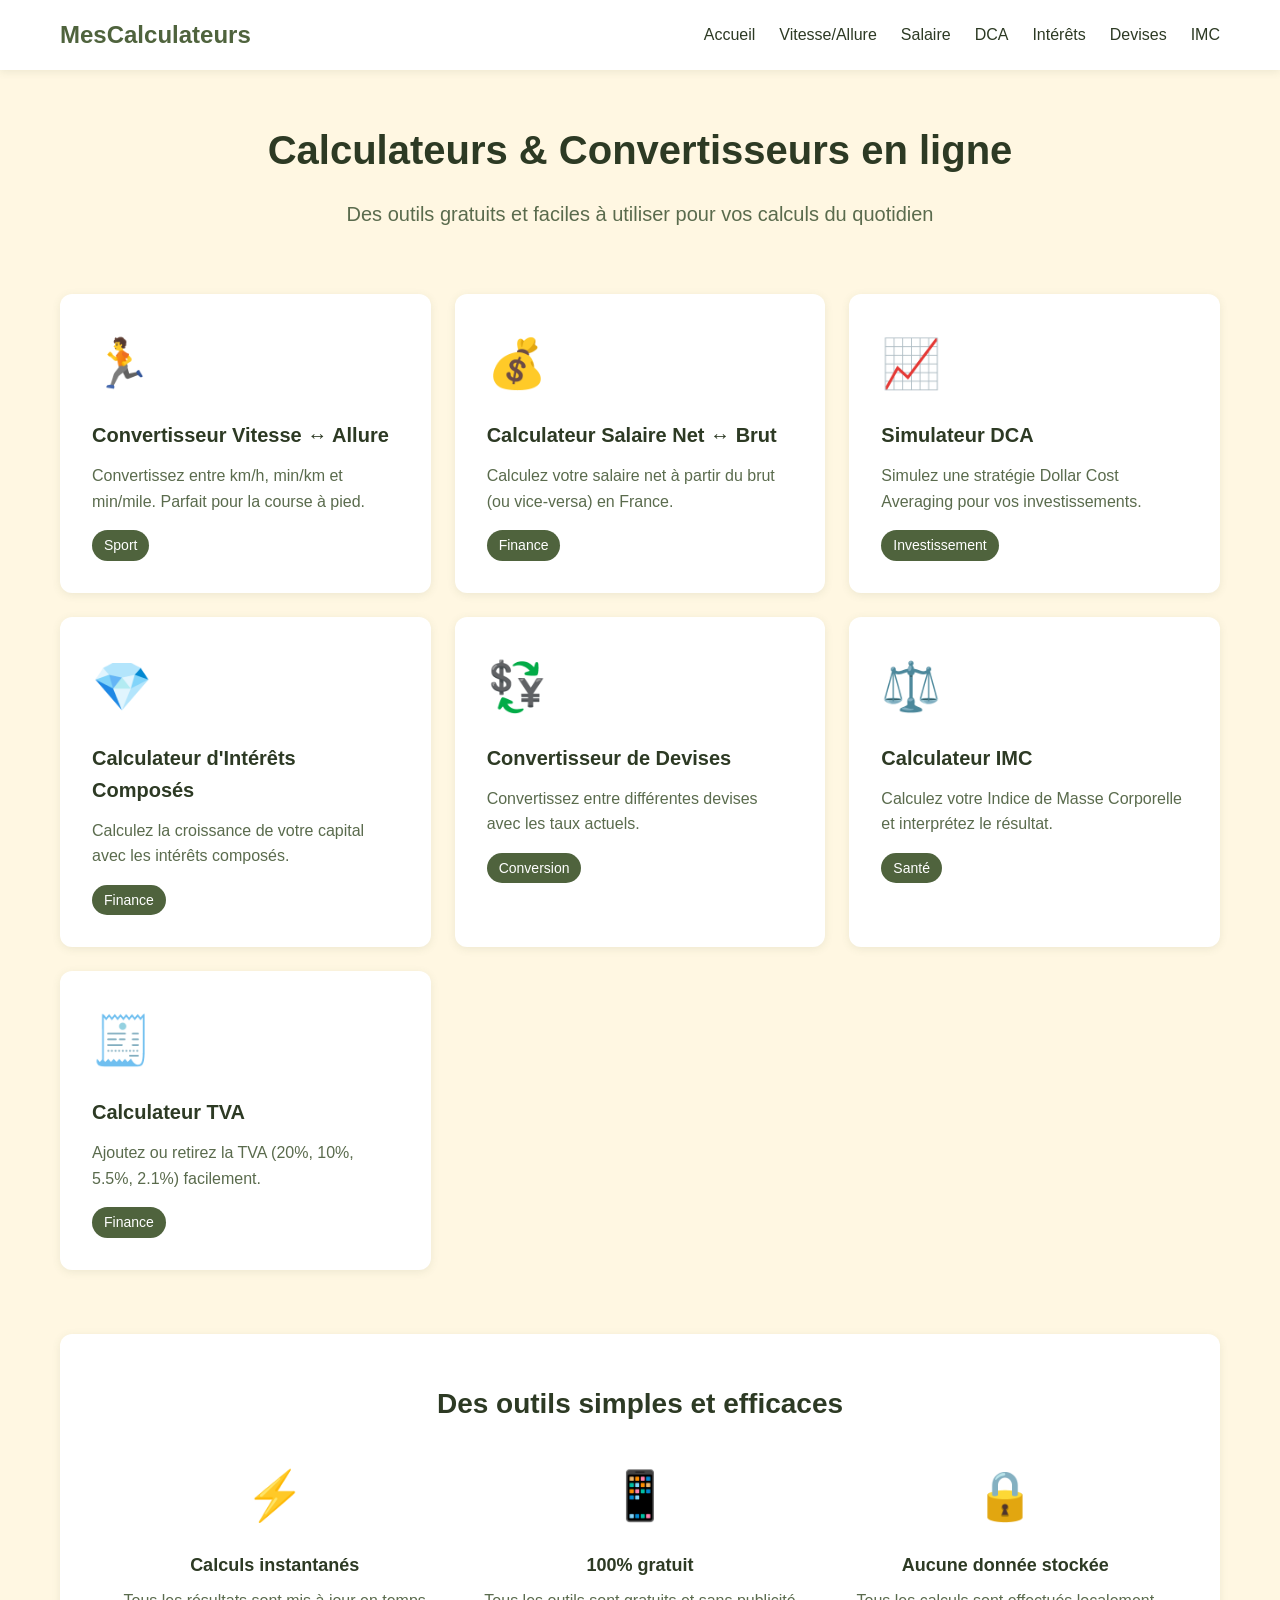
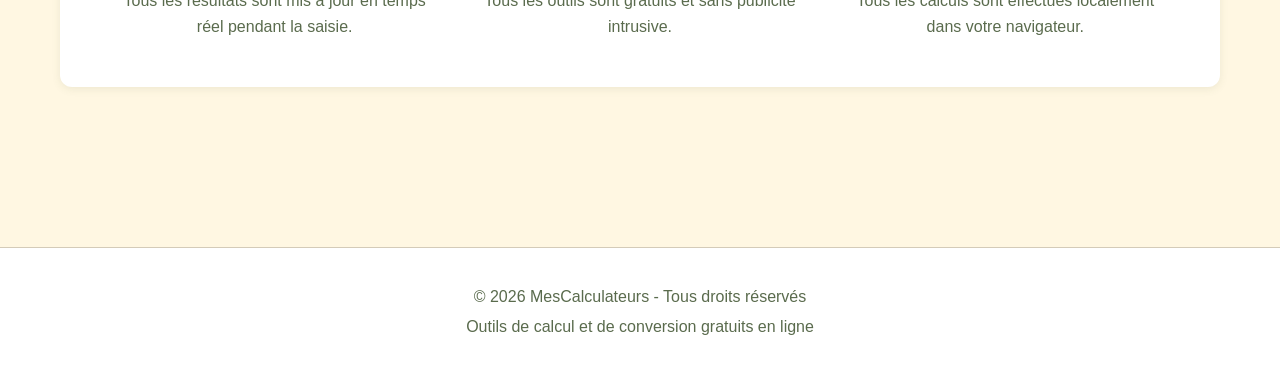
<file: index.html>
<!DOCTYPE html>
<html lang="fr">
<head>
    <meta charset="UTF-8">
    <meta name="viewport" content="width=device-width, initial-scale=1.0">
    <title>Calculateurs & Convertisseurs - Outils en ligne gratuits</title>
    <link rel="stylesheet" href="styles.css">
</head>
<body>
    <nav class="navbar">
        <div class="container">
            <a href="index.html" class="logo">MesCalculateurs</a>
            <ul class="nav-links">
                <li><a href="index.html">Accueil</a></li>
                <li><a href="vitesse-allure.html">Vitesse/Allure</a></li>
                <li><a href="salaire.html">Salaire</a></li>
                <li><a href="dca.html">DCA</a></li>
                <li><a href="interets-composes.html">Intérêts</a></li>
                <li><a href="devises.html">Devises</a></li>
                <li><a href="imc.html">IMC</a></li>
            </ul>
        </div>
    </nav>

    <div class="container main-content">
        <header class="hero">
            <h1>Calculateurs & Convertisseurs en ligne</h1>
            <p class="subtitle">Des outils gratuits et faciles à utiliser pour vos calculs du quotidien</p>
        </header>

        <div class="tools-grid">
            <a href="vitesse-allure.html" class="tool-card">
                <div class="tool-icon">🏃</div>
                <h2>Convertisseur Vitesse ↔ Allure</h2>
                <p>Convertissez entre km/h, min/km et min/mile. Parfait pour la course à pied.</p>
                <span class="category">Sport</span>
            </a>

            <a href="salaire.html" class="tool-card">
                <div class="tool-icon">💰</div>
                <h2>Calculateur Salaire Net ↔ Brut</h2>
                <p>Calculez votre salaire net à partir du brut (ou vice-versa) en France.</p>
                <span class="category">Finance</span>
            </a>

            <a href="dca.html" class="tool-card">
                <div class="tool-icon">📈</div>
                <h2>Simulateur DCA</h2>
                <p>Simulez une stratégie Dollar Cost Averaging pour vos investissements.</p>
                <span class="category">Investissement</span>
            </a>

            <a href="interets-composes.html" class="tool-card">
                <div class="tool-icon">💎</div>
                <h2>Calculateur d'Intérêts Composés</h2>
                <p>Calculez la croissance de votre capital avec les intérêts composés.</p>
                <span class="category">Finance</span>
            </a>

            <a href="devises.html" class="tool-card">
                <div class="tool-icon">💱</div>
                <h2>Convertisseur de Devises</h2>
                <p>Convertissez entre différentes devises avec les taux actuels.</p>
                <span class="category">Conversion</span>
            </a>

            <a href="imc.html" class="tool-card">
                <div class="tool-icon">⚖️</div>
                <h2>Calculateur IMC</h2>
                <p>Calculez votre Indice de Masse Corporelle et interprétez le résultat.</p>
                <span class="category">Santé</span>
            </a>

            <a href="tva.html" class="tool-card">
                <div class="tool-icon">🧾</div>
                <h2>Calculateur TVA</h2>
                <p>Ajoutez ou retirez la TVA (20%, 10%, 5.5%, 2.1%) facilement.</p>
                <span class="category">Finance</span>
            </a>
        </div>

        <section class="info-section">
            <h2>Des outils simples et efficaces</h2>
            <div class="features">
                <div class="feature">
                    <div class="feature-icon">⚡</div>
                    <h3>Calculs instantanés</h3>
                    <p>Tous les résultats sont mis à jour en temps réel pendant la saisie.</p>
                </div>
                <div class="feature">
                    <div class="feature-icon">📱</div>
                    <h3>100% gratuit</h3>
                    <p>Tous les outils sont gratuits et sans publicité intrusive.</p>
                </div>
                <div class="feature">
                    <div class="feature-icon">🔒</div>
                    <h3>Aucune donnée stockée</h3>
                    <p>Tous les calculs sont effectués localement dans votre navigateur.</p>
                </div>
            </div>
        </section>
    </div>

    <footer class="footer">
        <div class="container">
            <p>&copy; 2026 MesCalculateurs - Tous droits réservés</p>
            <p>Outils de calcul et de conversion gratuits en ligne</p>
        </div>
    </footer>
</body>
</html>
</file>
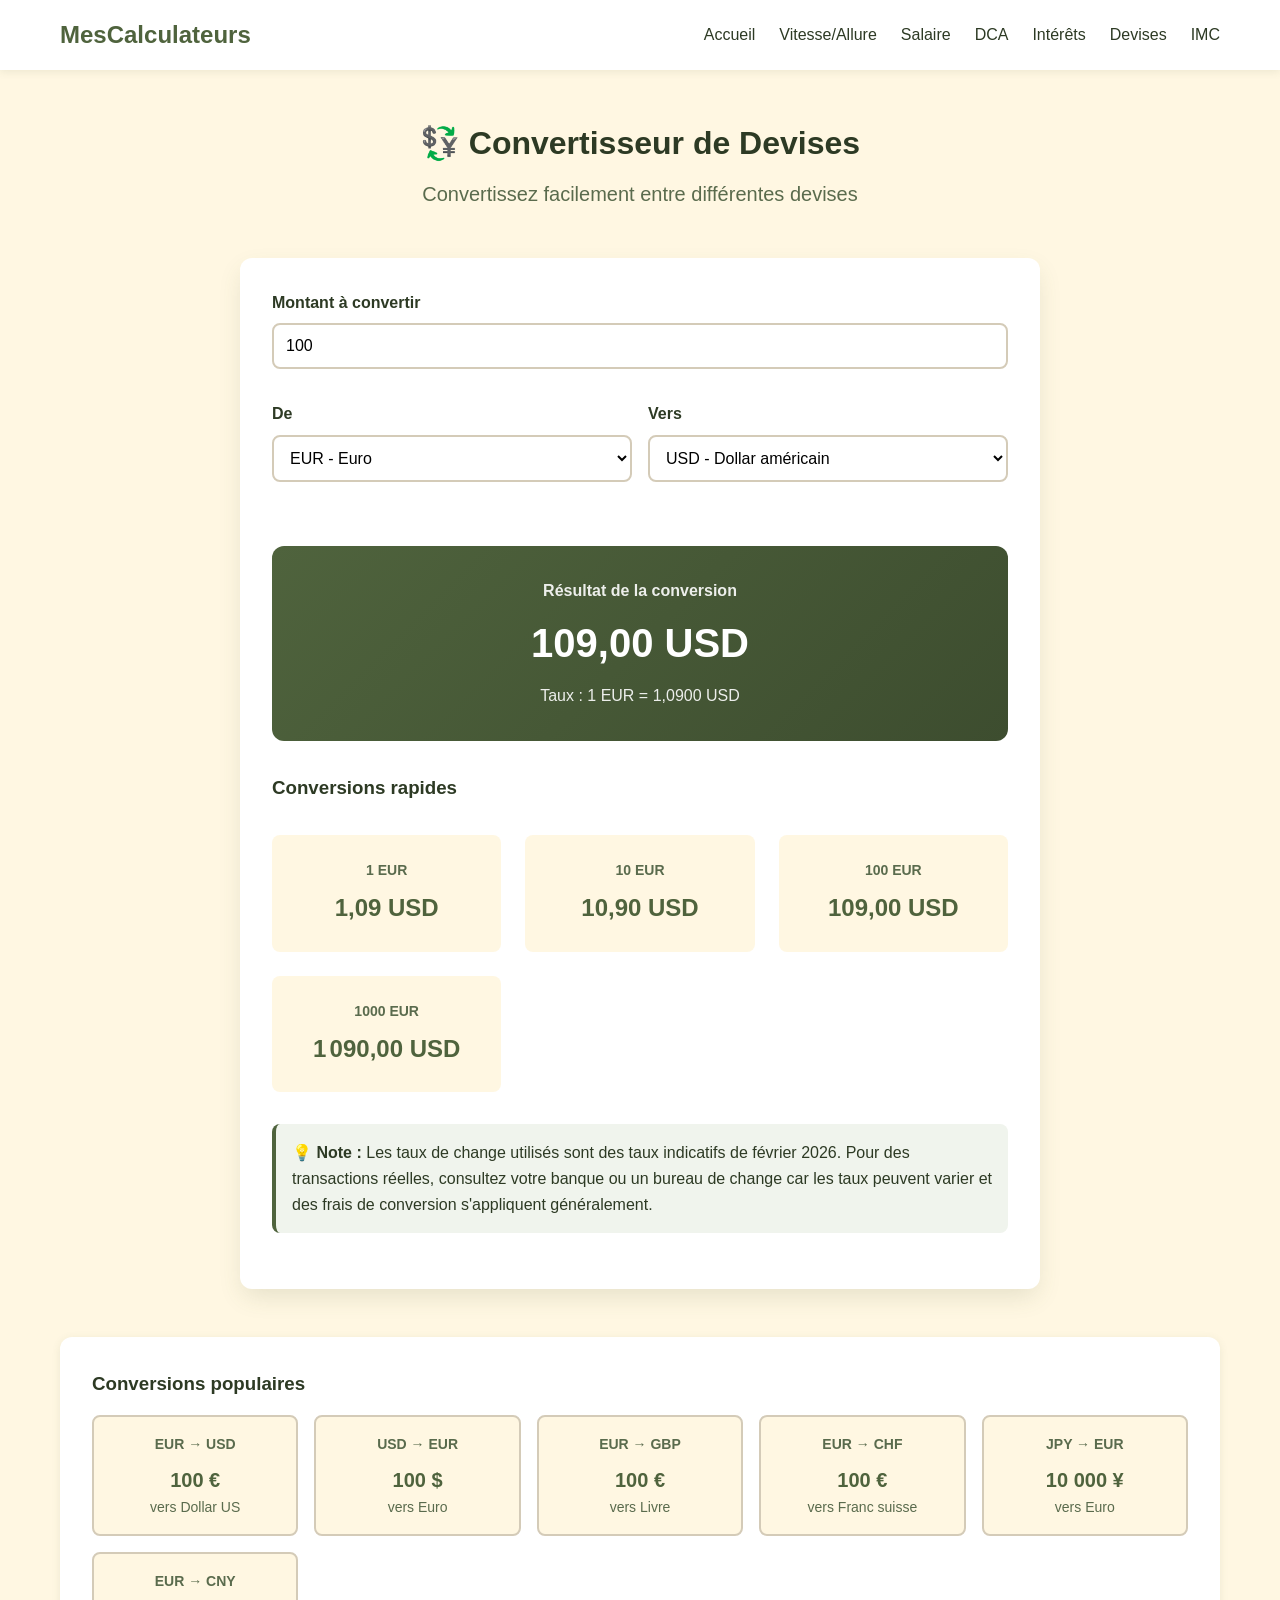
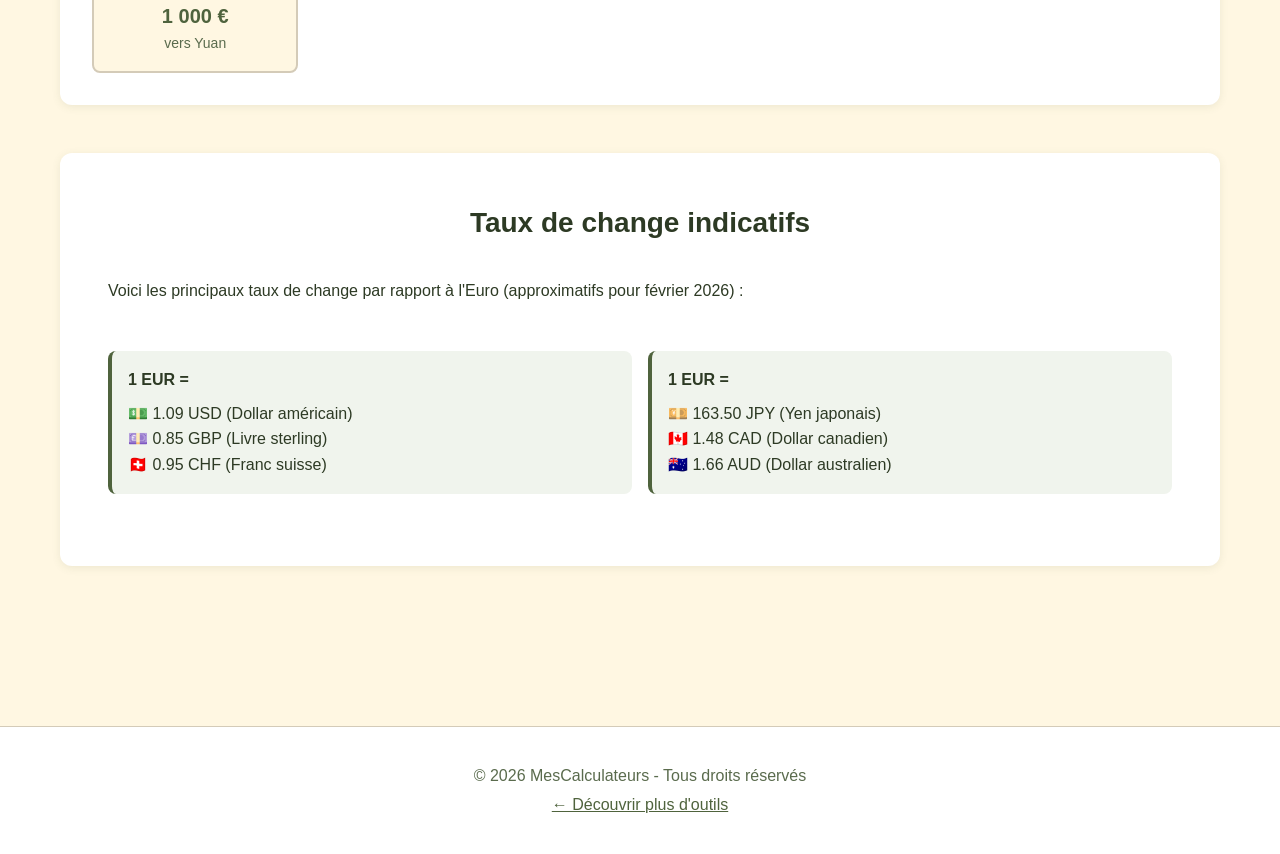
<file: devises.html>
<!DOCTYPE html>
<html lang="fr">
<head>
    <meta charset="UTF-8">
    <meta name="viewport" content="width=device-width, initial-scale=1.0">
    <title>Convertisseur de Devises</title>
    <link rel="stylesheet" href="styles.css">
</head>
<body>
    <nav class="navbar">
        <div class="container">
            <a href="index.html" class="logo">MesCalculateurs</a>
            <ul class="nav-links">
                <li><a href="index.html">Accueil</a></li>
                <li><a href="vitesse-allure.html">Vitesse/Allure</a></li>
                <li><a href="salaire.html">Salaire</a></li>
                <li><a href="dca.html">DCA</a></li>
                <li><a href="interets-composes.html">Intérêts</a></li>
                <li><a href="devises.html">Devises</a></li>
                <li><a href="imc.html">IMC</a></li>
            </ul>
        </div>
    </nav>

    <div class="container main-content">
        <header class="page-header">
            <h1>💱 Convertisseur de Devises</h1>
            <p class="subtitle">Convertissez facilement entre différentes devises</p>
        </header>

        <div class="calculator-container">
            <div class="input-group">
                <label for="montant">Montant à convertir</label>
                <input type="number" id="montant" step="0.01" value="100" min="0">
            </div>

            <div class="input-row">
                <div class="input-group">
                    <label for="devise-source">De</label>
                    <select id="devise-source">
                        <option value="EUR" selected>EUR - Euro</option>
                        <option value="USD">USD - Dollar américain</option>
                        <option value="GBP">GBP - Livre sterling</option>
                        <option value="CHF">CHF - Franc suisse</option>
                        <option value="JPY">JPY - Yen japonais</option>
                        <option value="CAD">CAD - Dollar canadien</option>
                        <option value="AUD">AUD - Dollar australien</option>
                        <option value="CNY">CNY - Yuan chinois</option>
                        <option value="INR">INR - Roupie indienne</option>
                        <option value="BRL">BRL - Real brésilien</option>
                    </select>
                </div>
                <div class="input-group">
                    <label for="devise-cible">Vers</label>
                    <select id="devise-cible">
                        <option value="EUR">EUR - Euro</option>
                        <option value="USD" selected>USD - Dollar américain</option>
                        <option value="GBP">GBP - Livre sterling</option>
                        <option value="CHF">CHF - Franc suisse</option>
                        <option value="JPY">JPY - Yen japonais</option>
                        <option value="CAD">CAD - Dollar canadien</option>
                        <option value="AUD">AUD - Dollar australien</option>
                        <option value="CNY">CNY - Yuan chinois</option>
                        <option value="INR">INR - Roupie indienne</option>
                        <option value="BRL">BRL - Real brésilien</option>
                    </select>
                </div>
            </div>

            <div class="result-box">
                <h3>Résultat de la conversion</h3>
                <div class="result-value" id="resultat">109.00 USD</div>
                <p style="opacity: 0.9; margin-top: 0.5rem;">
                    Taux : 1 EUR = <span id="taux-affiche">1.0900</span> USD
                </p>
            </div>

            <div style="margin-top: 2rem;">
                <h3 style="margin-bottom: 1rem;">Conversions rapides</h3>
                <div class="results-grid">
                    <div class="result-item">
                        <h4 id="conv-label-1">1 EUR</h4>
                        <div class="value" id="conv-value-1">1.09 USD</div>
                    </div>
                    <div class="result-item">
                        <h4 id="conv-label-2">10 EUR</h4>
                        <div class="value" id="conv-value-2">10.90 USD</div>
                    </div>
                    <div class="result-item">
                        <h4 id="conv-label-3">100 EUR</h4>
                        <div class="value" id="conv-value-3">109.00 USD</div>
                    </div>
                    <div class="result-item">
                        <h4 id="conv-label-4">1000 EUR</h4>
                        <div class="value" id="conv-value-4">1 090.00 USD</div>
                    </div>
                </div>
            </div>

            <div class="info-box" style="margin-top: 2rem;">
                <p><strong>💡 Note :</strong> Les taux de change utilisés sont des taux indicatifs de février 2026. 
                Pour des transactions réelles, consultez votre banque ou un bureau de change car les taux peuvent varier 
                et des frais de conversion s'appliquent généralement.</p>
            </div>
        </div>

        <div class="examples-section">
            <h3>Conversions populaires</h3>
            <div class="examples-grid">
                <div class="example-btn" onclick="setConversion(100, 'EUR', 'USD')">
                    <h4>EUR → USD</h4>
                    <div class="value">100 €</div>
                    <p style="font-size: 0.875rem; color: var(--text-secondary);">vers Dollar US</p>
                </div>
                <div class="example-btn" onclick="setConversion(100, 'USD', 'EUR')">
                    <h4>USD → EUR</h4>
                    <div class="value">100 $</div>
                    <p style="font-size: 0.875rem; color: var(--text-secondary);">vers Euro</p>
                </div>
                <div class="example-btn" onclick="setConversion(100, 'EUR', 'GBP')">
                    <h4>EUR → GBP</h4>
                    <div class="value">100 €</div>
                    <p style="font-size: 0.875rem; color: var(--text-secondary);">vers Livre</p>
                </div>
                <div class="example-btn" onclick="setConversion(100, 'EUR', 'CHF')">
                    <h4>EUR → CHF</h4>
                    <div class="value">100 €</div>
                    <p style="font-size: 0.875rem; color: var(--text-secondary);">vers Franc suisse</p>
                </div>
                <div class="example-btn" onclick="setConversion(10000, 'JPY', 'EUR')">
                    <h4>JPY → EUR</h4>
                    <div class="value">10 000 ¥</div>
                    <p style="font-size: 0.875rem; color: var(--text-secondary);">vers Euro</p>
                </div>
                <div class="example-btn" onclick="setConversion(1000, 'EUR', 'CNY')">
                    <h4>EUR → CNY</h4>
                    <div class="value">1 000 €</div>
                    <p style="font-size: 0.875rem; color: var(--text-secondary);">vers Yuan</p>
                </div>
            </div>
        </div>

        <div class="info-section">
            <h2>Taux de change indicatifs</h2>
            <p style="margin-bottom: 1.5rem;">
                Voici les principaux taux de change par rapport à l'Euro (approximatifs pour février 2026) :
            </p>
            <div style="display: grid; grid-template-columns: repeat(auto-fit, minmax(250px, 1fr)); gap: 1rem;">
                <div class="info-box">
                    <p><strong>1 EUR =</strong></p>
                    <ul style="list-style: none; padding: 0; margin-top: 0.5rem;">
                        <li>💵 1.09 USD (Dollar américain)</li>
                        <li>💷 0.85 GBP (Livre sterling)</li>
                        <li>🇨🇭 0.95 CHF (Franc suisse)</li>
                    </ul>
                </div>
                <div class="info-box">
                    <p><strong>1 EUR =</strong></p>
                    <ul style="list-style: none; padding: 0; margin-top: 0.5rem;">
                        <li>💴 163.50 JPY (Yen japonais)</li>
                        <li>🇨🇦 1.48 CAD (Dollar canadien)</li>
                        <li>🇦🇺 1.66 AUD (Dollar australien)</li>
                    </ul>
                </div>
            </div>
        </div>
    </div>

    <footer class="footer">
        <div class="container">
            <p>&copy; 2026 MesCalculateurs - Tous droits réservés</p>
            <p><a href="index.html" style="color: var(--primary-color);">← Découvrir plus d'outils</a></p>
        </div>
    </footer>

    <script>
        // Taux de change indicatifs (par rapport à l'EUR) - Février 2026
        const TAUX = {
            EUR: 1.0,
            USD: 1.09,
            GBP: 0.85,
            CHF: 0.95,
            JPY: 163.50,
            CAD: 1.48,
            AUD: 1.66,
            CNY: 7.85,
            INR: 90.50,
            BRL: 5.42
        };

        function formatNumber(num, decimals = 2) {
            return new Intl.NumberFormat('fr-FR', {
                minimumFractionDigits: decimals,
                maximumFractionDigits: decimals
            }).format(num);
        }

        function convertDevise() {
            const montant = parseFloat(document.getElementById('montant').value) || 0;
            const deviseSource = document.getElementById('devise-source').value;
            const deviseCible = document.getElementById('devise-cible').value;

            // Convertir d'abord en EUR, puis en devise cible
            const montantEUR = montant / TAUX[deviseSource];
            const resultat = montantEUR * TAUX[deviseCible];
            const taux = TAUX[deviseCible] / TAUX[deviseSource];

            // Déterminer le nombre de décimales selon la devise
            const decimals = (deviseCible === 'JPY' || deviseCible === 'INR') ? 0 : 2;

            // Afficher le résultat
            document.getElementById('resultat').textContent = formatNumber(resultat, decimals) + ' ' + deviseCible;
            document.getElementById('taux-affiche').textContent = formatNumber(taux, 4);

            // Mettre à jour le texte du taux
            document.querySelector('.result-box p').innerHTML = 
                `Taux : 1 ${deviseSource} = <span id="taux-affiche">${formatNumber(taux, 4)}</span> ${deviseCible}`;

            // Conversions rapides
            const montants = [1, 10, 100, 1000];
            montants.forEach((m, index) => {
                const conv = (m / TAUX[deviseSource]) * TAUX[deviseCible];
                document.getElementById(`conv-label-${index + 1}`).textContent = `${m} ${deviseSource}`;
                document.getElementById(`conv-value-${index + 1}`).textContent = formatNumber(conv, decimals) + ' ' + deviseCible;
            });
        }

        function setConversion(montant, source, cible) {
            document.getElementById('montant').value = montant;
            document.getElementById('devise-source').value = source;
            document.getElementById('devise-cible').value = cible;
            convertDevise();
        }

        // Ajouter les écouteurs d'événements
        document.getElementById('montant').addEventListener('input', convertDevise);
        document.getElementById('devise-source').addEventListener('change', convertDevise);
        document.getElementById('devise-cible').addEventListener('change', convertDevise);

        // Initialiser
        convertDevise();
    </script>
</body>
</html>
</file>
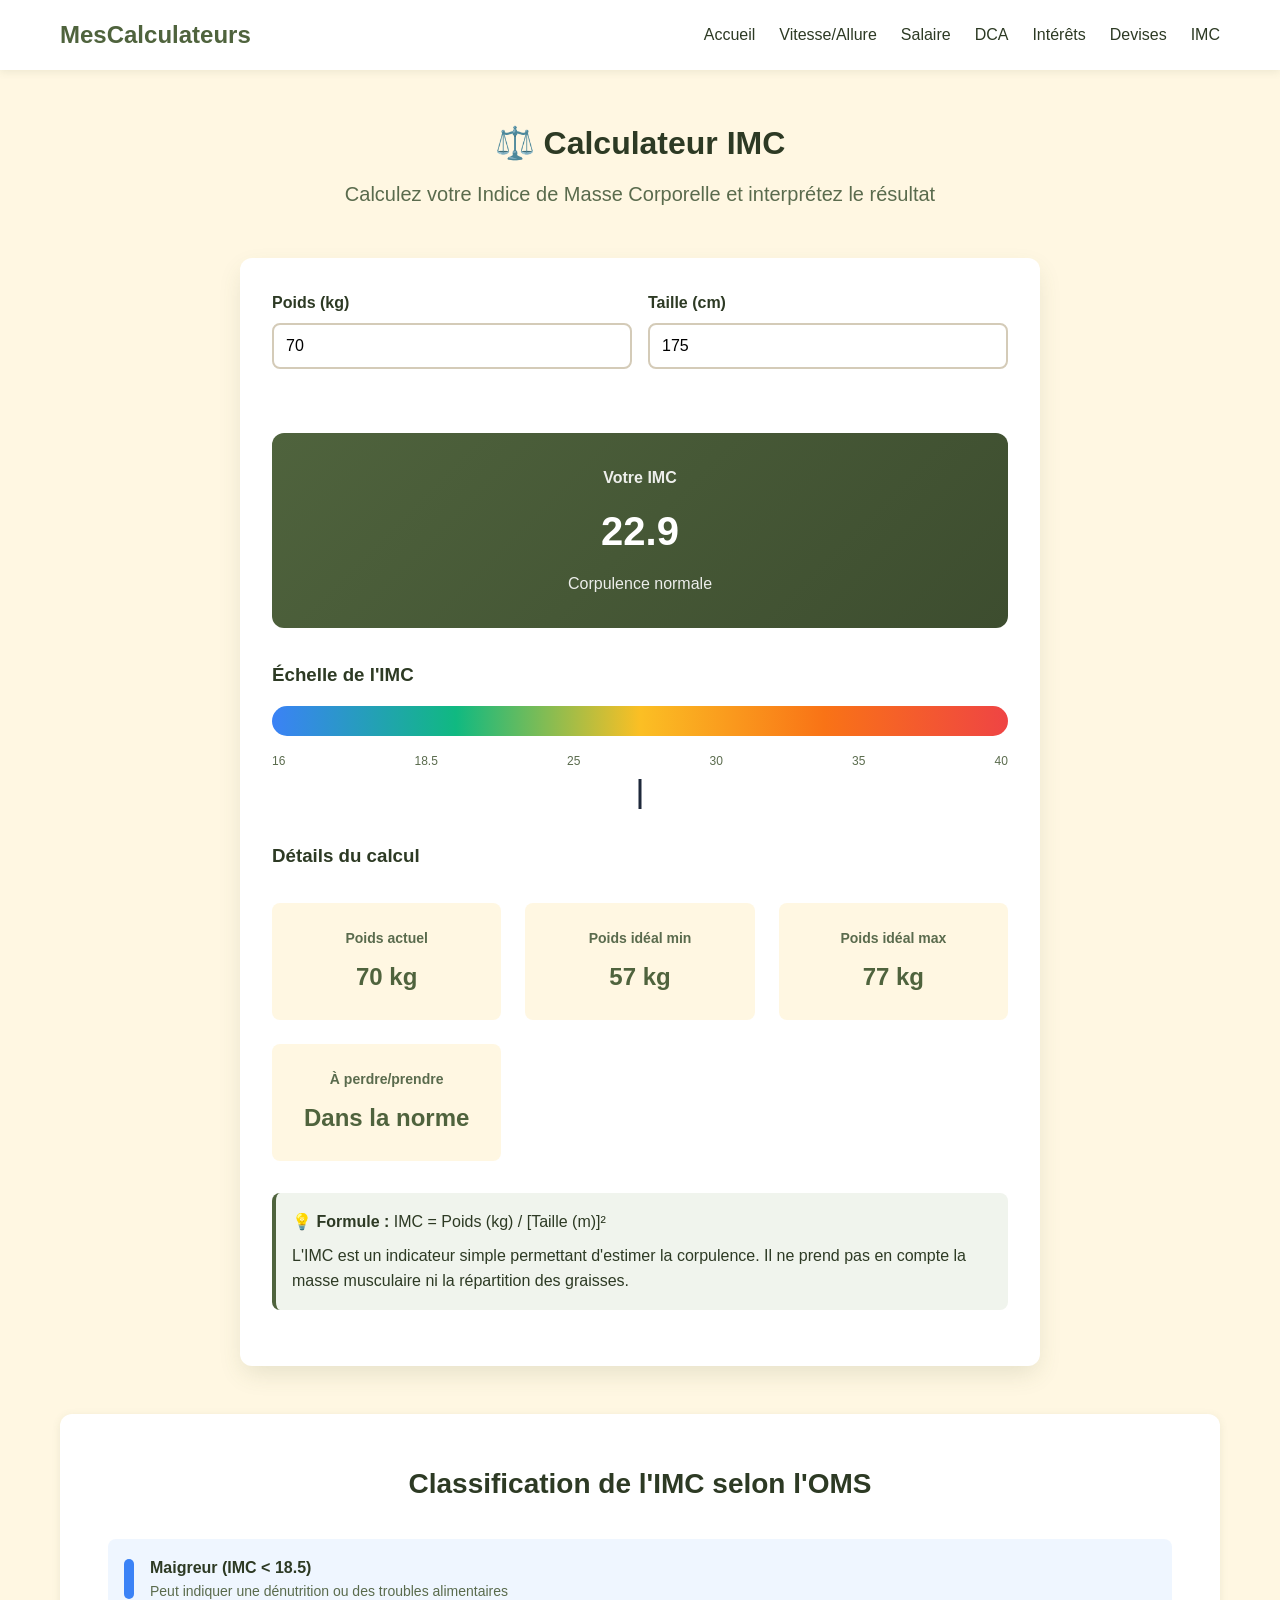
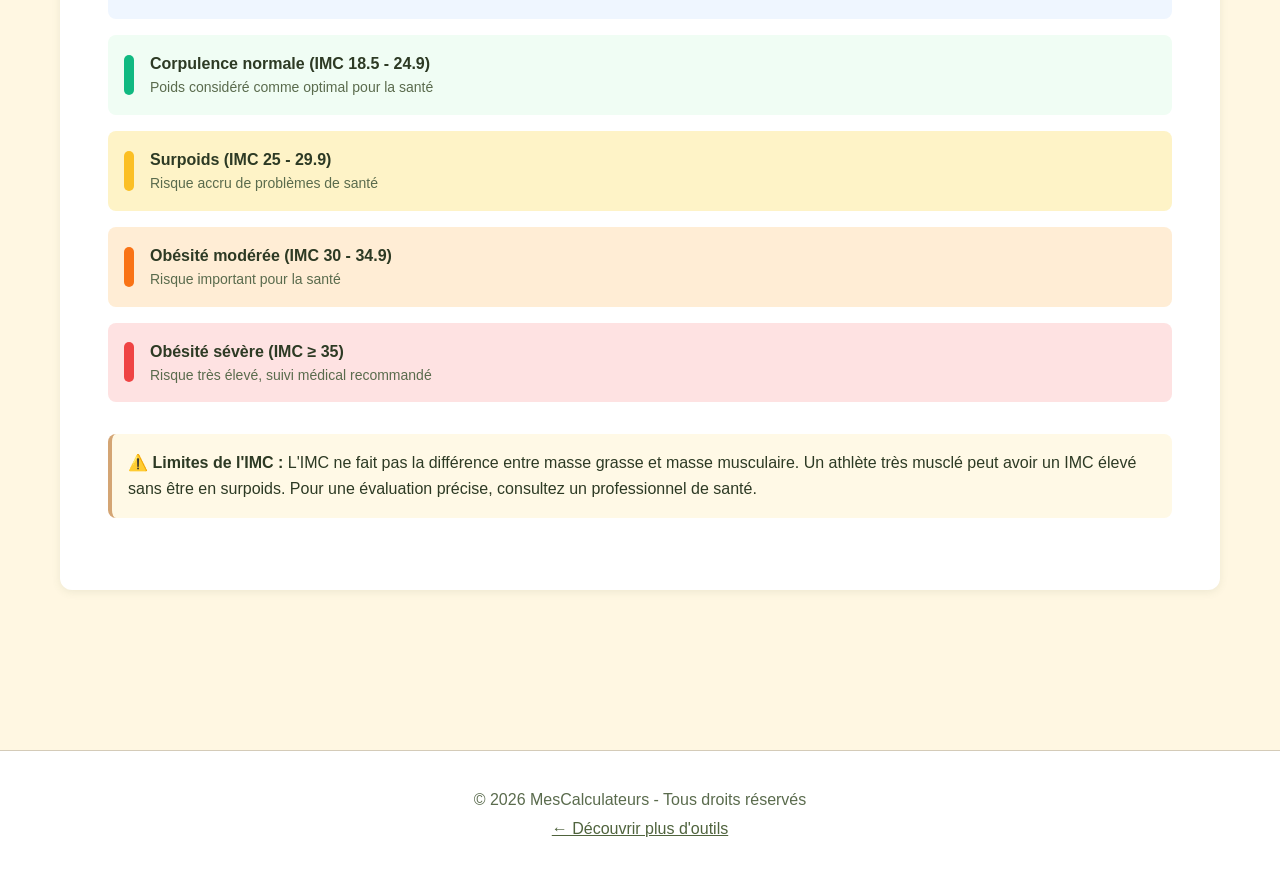
<file: imc.html>
<!DOCTYPE html>
<html lang="fr">
<head>
    <meta charset="UTF-8">
    <meta name="viewport" content="width=device-width, initial-scale=1.0">
    <title>Calculateur IMC (Indice de Masse Corporelle)</title>
    <link rel="stylesheet" href="styles.css">
</head>
<body>
    <nav class="navbar">
        <div class="container">
            <a href="index.html" class="logo">MesCalculateurs</a>
            <ul class="nav-links">
                <li><a href="index.html">Accueil</a></li>
                <li><a href="vitesse-allure.html">Vitesse/Allure</a></li>
                <li><a href="salaire.html">Salaire</a></li>
                <li><a href="dca.html">DCA</a></li>
                <li><a href="interets-composes.html">Intérêts</a></li>
                <li><a href="devises.html">Devises</a></li>
                <li><a href="imc.html">IMC</a></li>
            </ul>
        </div>
    </nav>

    <div class="container main-content">
        <header class="page-header">
            <h1>⚖️ Calculateur IMC</h1>
            <p class="subtitle">Calculez votre Indice de Masse Corporelle et interprétez le résultat</p>
        </header>

        <div class="calculator-container">
            <div class="input-row">
                <div class="input-group">
                    <label for="poids">Poids (kg)</label>
                    <input type="number" id="poids" step="0.1" value="70" min="20" max="300">
                </div>
                <div class="input-group">
                    <label for="taille">Taille (cm)</label>
                    <input type="number" id="taille" step="1" value="175" min="100" max="250">
                </div>
            </div>

            <div class="result-box" id="result-box">
                <h3>Votre IMC</h3>
                <div class="result-value" id="imc-value">22.9</div>
                <p style="opacity: 0.9; margin-top: 0.5rem;">
                    <span id="categorie">Corpulence normale</span>
                </p>
            </div>

            <div style="margin-top: 2rem;">
                <h3 style="margin-bottom: 1rem;">Échelle de l'IMC</h3>
                <div style="background: linear-gradient(to right, #3b82f6, #10b981, #fbbf24, #f97316, #ef4444); height: 30px; border-radius: 15px; margin-bottom: 1rem;"></div>
                <div style="display: flex; justify-content: space-between; font-size: 0.75rem; color: var(--text-secondary);">
                    <span>16</span>
                    <span>18.5</span>
                    <span>25</span>
                    <span>30</span>
                    <span>35</span>
                    <span>40</span>
                </div>
                <div style="position: relative; height: 30px; margin-top: 0.5rem;">
                    <div id="indicator" style="position: absolute; width: 3px; height: 30px; background: #1e293b; transform: translateX(-50%); left: 50%;"></div>
                </div>
            </div>

            <div style="margin-top: 2rem;">
                <h3 style="margin-bottom: 1rem;">Détails du calcul</h3>
                <div class="results-grid">
                    <div class="result-item">
                        <h4>Poids actuel</h4>
                        <div class="value" id="detail-poids">70 kg</div>
                    </div>
                    <div class="result-item">
                        <h4>Poids idéal min</h4>
                        <div class="value" id="poids-min">57 kg</div>
                    </div>
                    <div class="result-item">
                        <h4>Poids idéal max</h4>
                        <div class="value" id="poids-max">77 kg</div>
                    </div>
                    <div class="result-item">
                        <h4>À perdre/prendre</h4>
                        <div class="value" id="diff-poids">Dans la norme</div>
                    </div>
                </div>
            </div>

            <div class="info-box" style="margin-top: 2rem;">
                <p><strong>💡 Formule :</strong> IMC = Poids (kg) / [Taille (m)]²</p>
                <p style="margin-top: 0.5rem;">L'IMC est un indicateur simple permettant d'estimer la corpulence. 
                Il ne prend pas en compte la masse musculaire ni la répartition des graisses.</p>
            </div>
        </div>

        <div class="info-section">
            <h2>Classification de l'IMC selon l'OMS</h2>
            <div style="margin-top: 1.5rem;">
                <div style="display: grid; gap: 1rem;">
                    <div style="display: flex; align-items: center; padding: 1rem; background: #eff6ff; border-radius: 8px;">
                        <div style="width: 10px; height: 40px; background: #3b82f6; border-radius: 5px; margin-right: 1rem;"></div>
                        <div>
                            <strong>Maigreur (IMC &lt; 18.5)</strong>
                            <p style="margin: 0; color: var(--text-secondary); font-size: 0.875rem;">Peut indiquer une dénutrition ou des troubles alimentaires</p>
                        </div>
                    </div>
                    <div style="display: flex; align-items: center; padding: 1rem; background: #f0fdf4; border-radius: 8px;">
                        <div style="width: 10px; height: 40px; background: #10b981; border-radius: 5px; margin-right: 1rem;"></div>
                        <div>
                            <strong>Corpulence normale (IMC 18.5 - 24.9)</strong>
                            <p style="margin: 0; color: var(--text-secondary); font-size: 0.875rem;">Poids considéré comme optimal pour la santé</p>
                        </div>
                    </div>
                    <div style="display: flex; align-items: center; padding: 1rem; background: #fef3c7; border-radius: 8px;">
                        <div style="width: 10px; height: 40px; background: #fbbf24; border-radius: 5px; margin-right: 1rem;"></div>
                        <div>
                            <strong>Surpoids (IMC 25 - 29.9)</strong>
                            <p style="margin: 0; color: var(--text-secondary); font-size: 0.875rem;">Risque accru de problèmes de santé</p>
                        </div>
                    </div>
                    <div style="display: flex; align-items: center; padding: 1rem; background: #ffedd5; border-radius: 8px;">
                        <div style="width: 10px; height: 40px; background: #f97316; border-radius: 5px; margin-right: 1rem;"></div>
                        <div>
                            <strong>Obésité modérée (IMC 30 - 34.9)</strong>
                            <p style="margin: 0; color: var(--text-secondary); font-size: 0.875rem;">Risque important pour la santé</p>
                        </div>
                    </div>
                    <div style="display: flex; align-items: center; padding: 1rem; background: #fee2e2; border-radius: 8px;">
                        <div style="width: 10px; height: 40px; background: #ef4444; border-radius: 5px; margin-right: 1rem;"></div>
                        <div>
                            <strong>Obésité sévère (IMC ≥ 35)</strong>
                            <p style="margin: 0; color: var(--text-secondary); font-size: 0.875rem;">Risque très élevé, suivi médical recommandé</p>
                        </div>
                    </div>
                </div>
            </div>

            <div class="warning-box" style="margin-top: 2rem;">
                <p><strong>⚠️ Limites de l'IMC :</strong> L'IMC ne fait pas la différence entre masse grasse et masse musculaire. 
                Un athlète très musclé peut avoir un IMC élevé sans être en surpoids. Pour une évaluation précise, 
                consultez un professionnel de santé.</p>
            </div>
        </div>
    </div>

    <footer class="footer">
        <div class="container">
            <p>&copy; 2026 MesCalculateurs - Tous droits réservés</p>
            <p><a href="index.html" style="color: var(--primary-color);">← Découvrir plus d'outils</a></p>
        </div>
    </footer>

    <script>
        function formatNumber(num, decimals = 1) {
            return new Intl.NumberFormat('fr-FR', {
                minimumFractionDigits: decimals,
                maximumFractionDigits: decimals
            }).format(num);
        }

        function getCategorie(imc) {
            if (imc < 16.5) return { nom: 'Dénutrition', color: '#3b82f6' };
            if (imc < 18.5) return { nom: 'Maigreur', color: '#3b82f6' };
            if (imc < 25) return { nom: 'Corpulence normale', color: '#10b981' };
            if (imc < 30) return { nom: 'Surpoids', color: '#fbbf24' };
            if (imc < 35) return { nom: 'Obésité modérée', color: '#f97316' };
            return { nom: 'Obésité sévère', color: '#ef4444' };
        }

        function calculateIMC() {
            const poids = parseFloat(document.getElementById('poids').value) || 0;
            const tailleCm = parseFloat(document.getElementById('taille').value) || 0;
            const tailleM = tailleCm / 100;

            if (tailleM <= 0 || poids <= 0) return;

            const imc = poids / (tailleM * tailleM);
            const categorie = getCategorie(imc);

            // Calculer les poids idéaux (IMC entre 18.5 et 24.9)
            const poidsMin = 18.5 * tailleM * tailleM;
            const poidsMax = 24.9 * tailleM * tailleM;

            let diffPoids = '';
            if (imc < 18.5) {
                const aPrend = poidsMin - poids;
                diffPoids = '+' + formatNumber(aPrend, 1) + ' kg';
            } else if (imc > 24.9) {
                const aPerdre = poids - poidsMax;
                diffPoids = '-' + formatNumber(aPerdre, 1) + ' kg';
            } else {
                diffPoids = 'Dans la norme';
            }

            // Mettre à jour l'affichage
            document.getElementById('imc-value').textContent = formatNumber(imc, 1);
            document.getElementById('categorie').textContent = categorie.nom;
            document.getElementById('detail-poids').textContent = formatNumber(poids, 1) + ' kg';
            document.getElementById('poids-min').textContent = formatNumber(poidsMin, 0) + ' kg';
            document.getElementById('poids-max').textContent = formatNumber(poidsMax, 0) + ' kg';
            document.getElementById('diff-poids').textContent = diffPoids;

            // Changer la couleur du résultat
            const resultBox = document.getElementById('result-box');
            resultBox.style.background = `linear-gradient(135deg, ${categorie.color}, ${categorie.color}dd)`;

            // Positionner l'indicateur sur l'échelle
            let position = 0;
            if (imc < 16) position = 0;
            else if (imc >= 40) position = 100;
            else {
                // Échelle de 16 à 40
                position = ((imc - 16) / (40 - 16)) * 100;
            }
            document.getElementById('indicator').style.left = position + '%';
        }

        // Ajouter les écouteurs d'événements
        document.getElementById('poids').addEventListener('input', calculateIMC);
        document.getElementById('taille').addEventListener('input', calculateIMC);
        document.getElementById('sexe').addEventListener('change', calculateIMC);

        // Initialiser
        calculateIMC();
    </script>
</body>
</html>
</file>
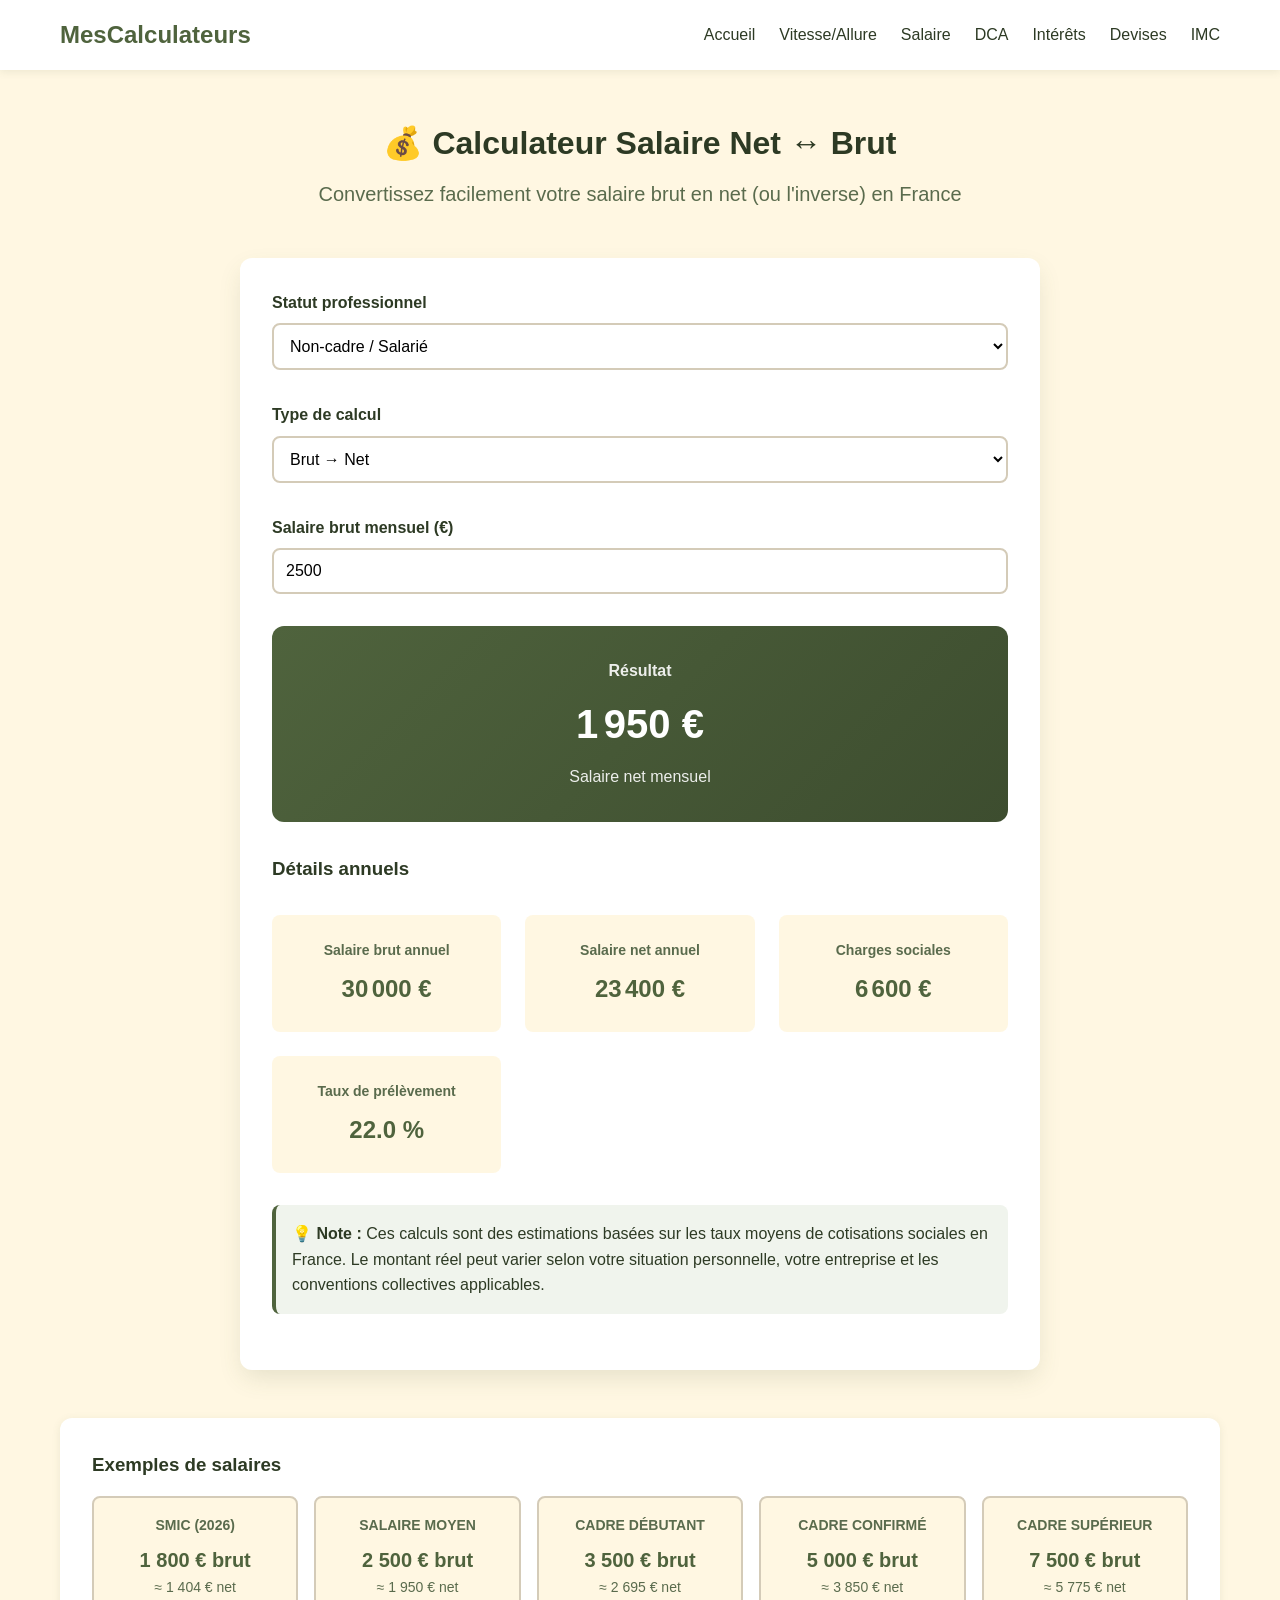
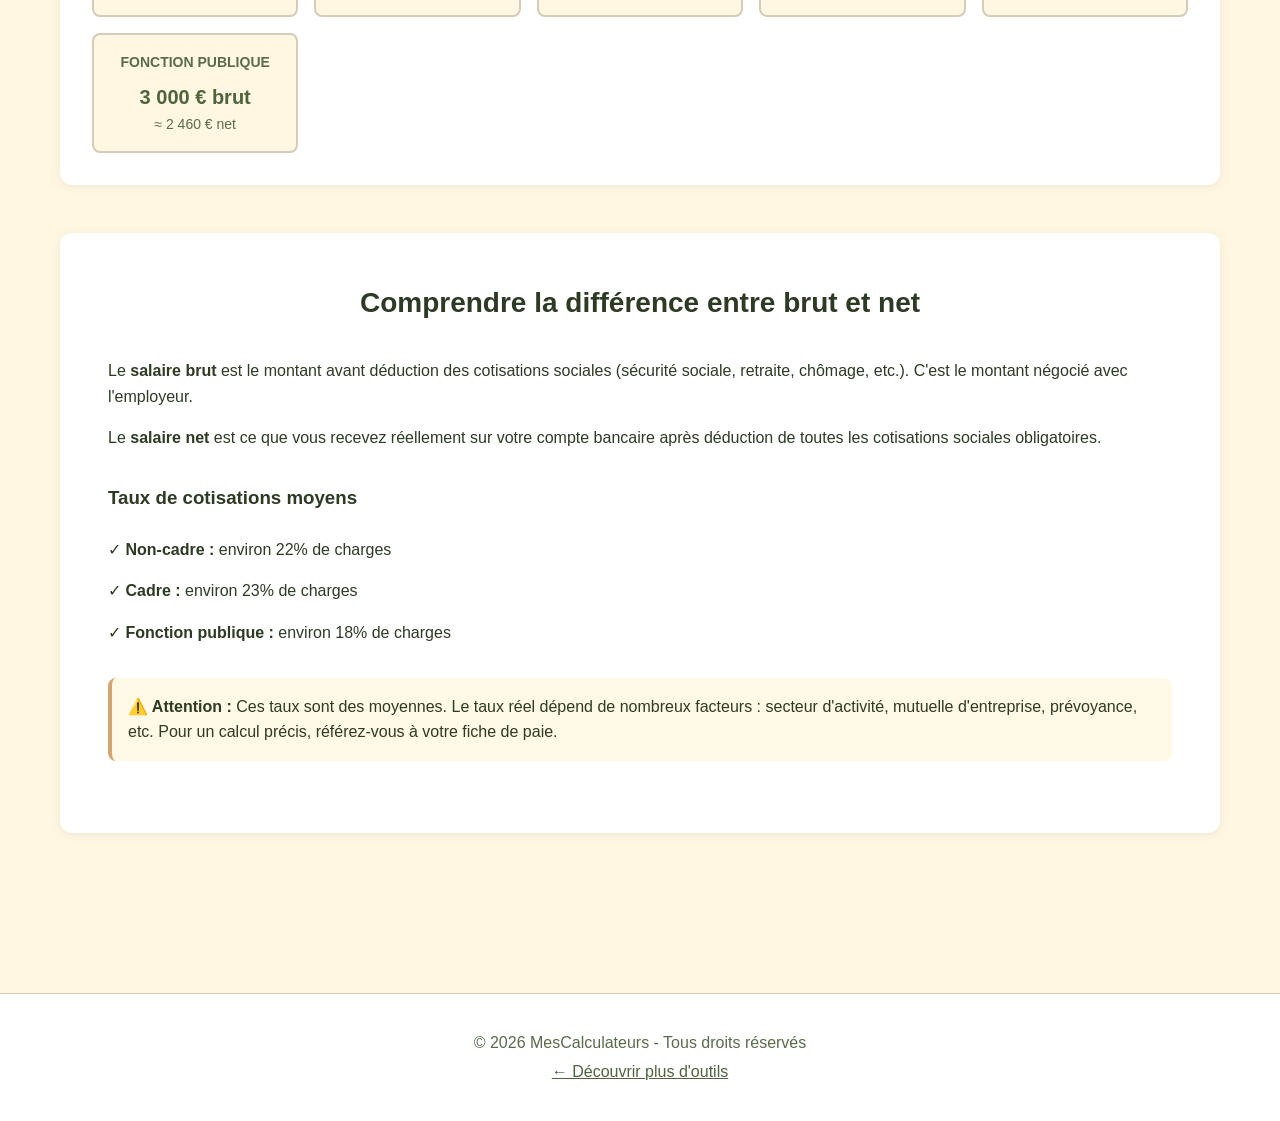
<file: salaire.html>
<!DOCTYPE html>
<html lang="fr">
<head>
    <meta charset="UTF-8">
    <meta name="viewport" content="width=device-width, initial-scale=1.0">
    <title>Calculateur Salaire Net ↔ Brut (France)</title>
    <link rel="stylesheet" href="styles.css">
</head>
<body>
    <nav class="navbar">
        <div class="container">
            <a href="index.html" class="logo">MesCalculateurs</a>
            <ul class="nav-links">
                <li><a href="index.html">Accueil</a></li>
                <li><a href="vitesse-allure.html">Vitesse/Allure</a></li>
                <li><a href="salaire.html">Salaire</a></li>
                <li><a href="dca.html">DCA</a></li>
                <li><a href="interets-composes.html">Intérêts</a></li>
                <li><a href="devises.html">Devises</a></li>
                <li><a href="imc.html">IMC</a></li>
            </ul>
        </div>
    </nav>

    <div class="container main-content">
        <header class="page-header">
            <h1>💰 Calculateur Salaire Net ↔ Brut</h1>
            <p class="subtitle">Convertissez facilement votre salaire brut en net (ou l'inverse) en France</p>
        </header>

        <div class="calculator-container">
            <div class="input-group">
                <label for="status">Statut professionnel</label>
                <select id="status">
                    <option value="nonCadre">Non-cadre / Salarié</option>
                    <option value="cadre">Cadre</option>
                    <option value="fonctionnaire">Fonction publique</option>
                </select>
            </div>

            <div class="input-group">
                <label for="calculation-type">Type de calcul</label>
                <select id="calculation-type">
                    <option value="brutToNet">Brut → Net</option>
                    <option value="netToBrut">Net → Brut</option>
                </select>
            </div>

            <div class="input-group" id="brut-group">
                <label for="salaire-brut">Salaire brut mensuel (€)</label>
                <input type="number" id="salaire-brut" step="0.01" value="2500" min="0">
            </div>

            <div class="input-group" id="net-group" style="display: none;">
                <label for="salaire-net">Salaire net mensuel (€)</label>
                <input type="number" id="salaire-net" step="0.01" value="1950" min="0">
            </div>

            <div class="result-box">
                <h3>Résultat</h3>
                <div class="result-value" id="result-main">1 950 €</div>
                <p id="result-label" style="opacity: 0.9; margin-top: 0.5rem;">Salaire net mensuel</p>
            </div>

            <div style="margin-top: 2rem;">
                <h3 style="margin-bottom: 1rem;">Détails annuels</h3>
                <div class="results-grid">
                    <div class="result-item">
                        <h4>Salaire brut annuel</h4>
                        <div class="value" id="brut-annuel">30 000 €</div>
                    </div>
                    <div class="result-item">
                        <h4>Salaire net annuel</h4>
                        <div class="value" id="net-annuel">23 400 €</div>
                    </div>
                    <div class="result-item">
                        <h4>Charges sociales</h4>
                        <div class="value" id="charges">6 600 €</div>
                    </div>
                    <div class="result-item">
                        <h4>Taux de prélèvement</h4>
                        <div class="value" id="taux">22.0 %</div>
                    </div>
                </div>
            </div>

            <div class="info-box" style="margin-top: 2rem;">
                <p><strong>💡 Note :</strong> Ces calculs sont des estimations basées sur les taux moyens de cotisations sociales en France. 
                Le montant réel peut varier selon votre situation personnelle, votre entreprise et les conventions collectives applicables.</p>
            </div>
        </div>

        <div class="examples-section">
            <h3>Exemples de salaires</h3>
            <div class="examples-grid">
                <div class="example-btn" onclick="setExample('nonCadre', 1800, 'brut')">
                    <h4>SMIC (2026)</h4>
                    <div class="value">1 800 € brut</div>
                    <p style="font-size: 0.875rem; color: var(--text-secondary);">≈ 1 404 € net</p>
                </div>
                <div class="example-btn" onclick="setExample('nonCadre', 2500, 'brut')">
                    <h4>SALAIRE MOYEN</h4>
                    <div class="value">2 500 € brut</div>
                    <p style="font-size: 0.875rem; color: var(--text-secondary);">≈ 1 950 € net</p>
                </div>
                <div class="example-btn" onclick="setExample('cadre', 3500, 'brut')">
                    <h4>CADRE DÉBUTANT</h4>
                    <div class="value">3 500 € brut</div>
                    <p style="font-size: 0.875rem; color: var(--text-secondary);">≈ 2 695 € net</p>
                </div>
                <div class="example-btn" onclick="setExample('cadre', 5000, 'brut')">
                    <h4>CADRE CONFIRMÉ</h4>
                    <div class="value">5 000 € brut</div>
                    <p style="font-size: 0.875rem; color: var(--text-secondary);">≈ 3 850 € net</p>
                </div>
                <div class="example-btn" onclick="setExample('cadre', 7500, 'brut')">
                    <h4>CADRE SUPÉRIEUR</h4>
                    <div class="value">7 500 € brut</div>
                    <p style="font-size: 0.875rem; color: var(--text-secondary);">≈ 5 775 € net</p>
                </div>
                <div class="example-btn" onclick="setExample('fonctionnaire', 3000, 'brut')">
                    <h4>FONCTION PUBLIQUE</h4>
                    <div class="value">3 000 € brut</div>
                    <p style="font-size: 0.875rem; color: var(--text-secondary);">≈ 2 460 € net</p>
                </div>
            </div>
        </div>

        <div class="info-section">
            <h2>Comprendre la différence entre brut et net</h2>
            <p style="margin-bottom: 1rem;">
                Le <strong>salaire brut</strong> est le montant avant déduction des cotisations sociales (sécurité sociale, 
                retraite, chômage, etc.). C'est le montant négocié avec l'employeur.
            </p>
            <p style="margin-bottom: 1rem;">
                Le <strong>salaire net</strong> est ce que vous recevez réellement sur votre compte bancaire après déduction 
                de toutes les cotisations sociales obligatoires.
            </p>
            <h3 style="margin-top: 2rem; margin-bottom: 1rem;">Taux de cotisations moyens</h3>
            <ul style="list-style: none; padding: 0;">
                <li style="padding: 0.5rem 0;">✓ <strong>Non-cadre :</strong> environ 22% de charges</li>
                <li style="padding: 0.5rem 0;">✓ <strong>Cadre :</strong> environ 23% de charges</li>
                <li style="padding: 0.5rem 0;">✓ <strong>Fonction publique :</strong> environ 18% de charges</li>
            </ul>
            <div class="warning-box" style="margin-top: 1.5rem;">
                <p><strong>⚠️ Attention :</strong> Ces taux sont des moyennes. Le taux réel dépend de nombreux facteurs : 
                secteur d'activité, mutuelle d'entreprise, prévoyance, etc. Pour un calcul précis, référez-vous à votre fiche de paie.</p>
            </div>
        </div>
    </div>

    <footer class="footer">
        <div class="container">
            <p>&copy; 2026 MesCalculateurs - Tous droits réservés</p>
            <p><a href="index.html" style="color: var(--primary-color);">← Découvrir plus d'outils</a></p>
        </div>
    </footer>

    <script>
        // Taux de cotisations sociales (moyennes 2026)
        const TAUX = {
            nonCadre: 0.22,   // 22% de charges
            cadre: 0.23,      // 23% de charges
            fonctionnaire: 0.18 // 18% de charges
        };

        const statusSelect = document.getElementById('status');
        const calculationType = document.getElementById('calculation-type');
        const salaireBrutInput = document.getElementById('salaire-brut');
        const salaireNetInput = document.getElementById('salaire-net');
        const brutGroup = document.getElementById('brut-group');
        const netGroup = document.getElementById('net-group');

        // Fonction pour formater les nombres avec espaces
        function formatNumber(num) {
            return new Intl.NumberFormat('fr-FR', {
                minimumFractionDigits: 0,
                maximumFractionDigits: 0
            }).format(Math.round(num));
        }

        // Fonction pour calculer brut → net
        function calculateBrutToNet() {
            const brut = parseFloat(salaireBrutInput.value) || 0;
            const taux = TAUX[statusSelect.value];
            const net = brut * (1 - taux);
            
            updateResults(brut, net, taux);
        }

        // Fonction pour calculer net → brut
        function calculateNetToBrut() {
            const net = parseFloat(salaireNetInput.value) || 0;
            const taux = TAUX[statusSelect.value];
            const brut = net / (1 - taux);
            
            updateResults(brut, net, taux);
        }

        // Fonction pour mettre à jour les résultats
        function updateResults(brut, net, taux) {
            const type = calculationType.value;
            
            // Afficher le résultat principal
            if (type === 'brutToNet') {
                document.getElementById('result-main').textContent = formatNumber(net) + ' €';
                document.getElementById('result-label').textContent = 'Salaire net mensuel';
            } else {
                document.getElementById('result-main').textContent = formatNumber(brut) + ' €';
                document.getElementById('result-label').textContent = 'Salaire brut mensuel';
            }

            // Calculer les valeurs annuelles
            const brutAnnuel = brut * 12;
            const netAnnuel = net * 12;
            const charges = brutAnnuel - netAnnuel;

            document.getElementById('brut-annuel').textContent = formatNumber(brutAnnuel) + ' €';
            document.getElementById('net-annuel').textContent = formatNumber(netAnnuel) + ' €';
            document.getElementById('charges').textContent = formatNumber(charges) + ' €';
            document.getElementById('taux').textContent = (taux * 100).toFixed(1) + ' %';
        }

        // Fonction pour changer le type de calcul
        function toggleCalculationType() {
            const type = calculationType.value;
            
            if (type === 'brutToNet') {
                brutGroup.style.display = 'block';
                netGroup.style.display = 'none';
                calculateBrutToNet();
            } else {
                brutGroup.style.display = 'none';
                netGroup.style.display = 'block';
                calculateNetToBrut();
            }
        }

        // Fonction pour charger un exemple
        function setExample(status, amount, type) {
            statusSelect.value = status;
            
            if (type === 'brut') {
                calculationType.value = 'brutToNet';
                salaireBrutInput.value = amount;
                toggleCalculationType();
            } else {
                calculationType.value = 'netToBrut';
                salaireNetInput.value = amount;
                toggleCalculationType();
            }
        }

        // Ajouter les écouteurs d'événements
        statusSelect.addEventListener('change', () => {
            if (calculationType.value === 'brutToNet') {
                calculateBrutToNet();
            } else {
                calculateNetToBrut();
            }
        });

        calculationType.addEventListener('change', toggleCalculationType);
        salaireBrutInput.addEventListener('input', calculateBrutToNet);
        salaireNetInput.addEventListener('input', calculateNetToBrut);

        // Initialiser
        calculateBrutToNet();
    </script>
</body>
</html>
</file>
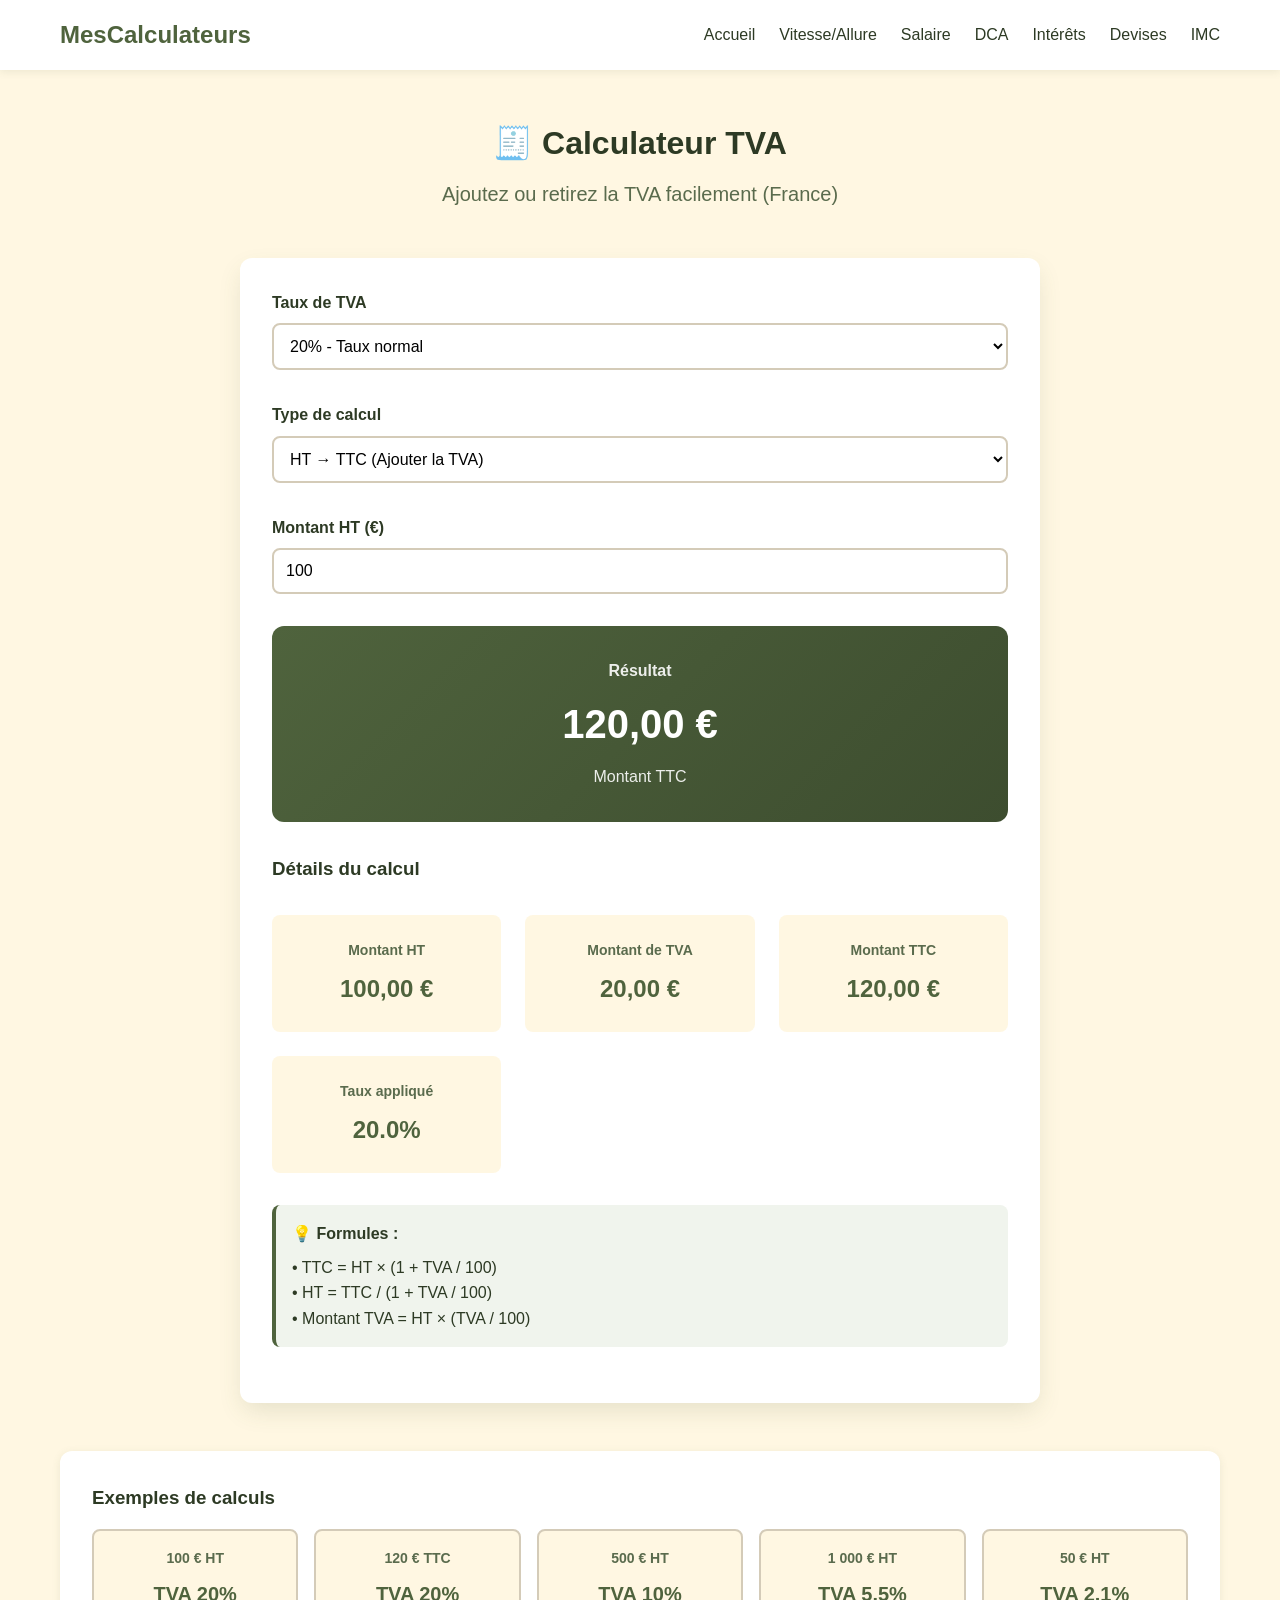
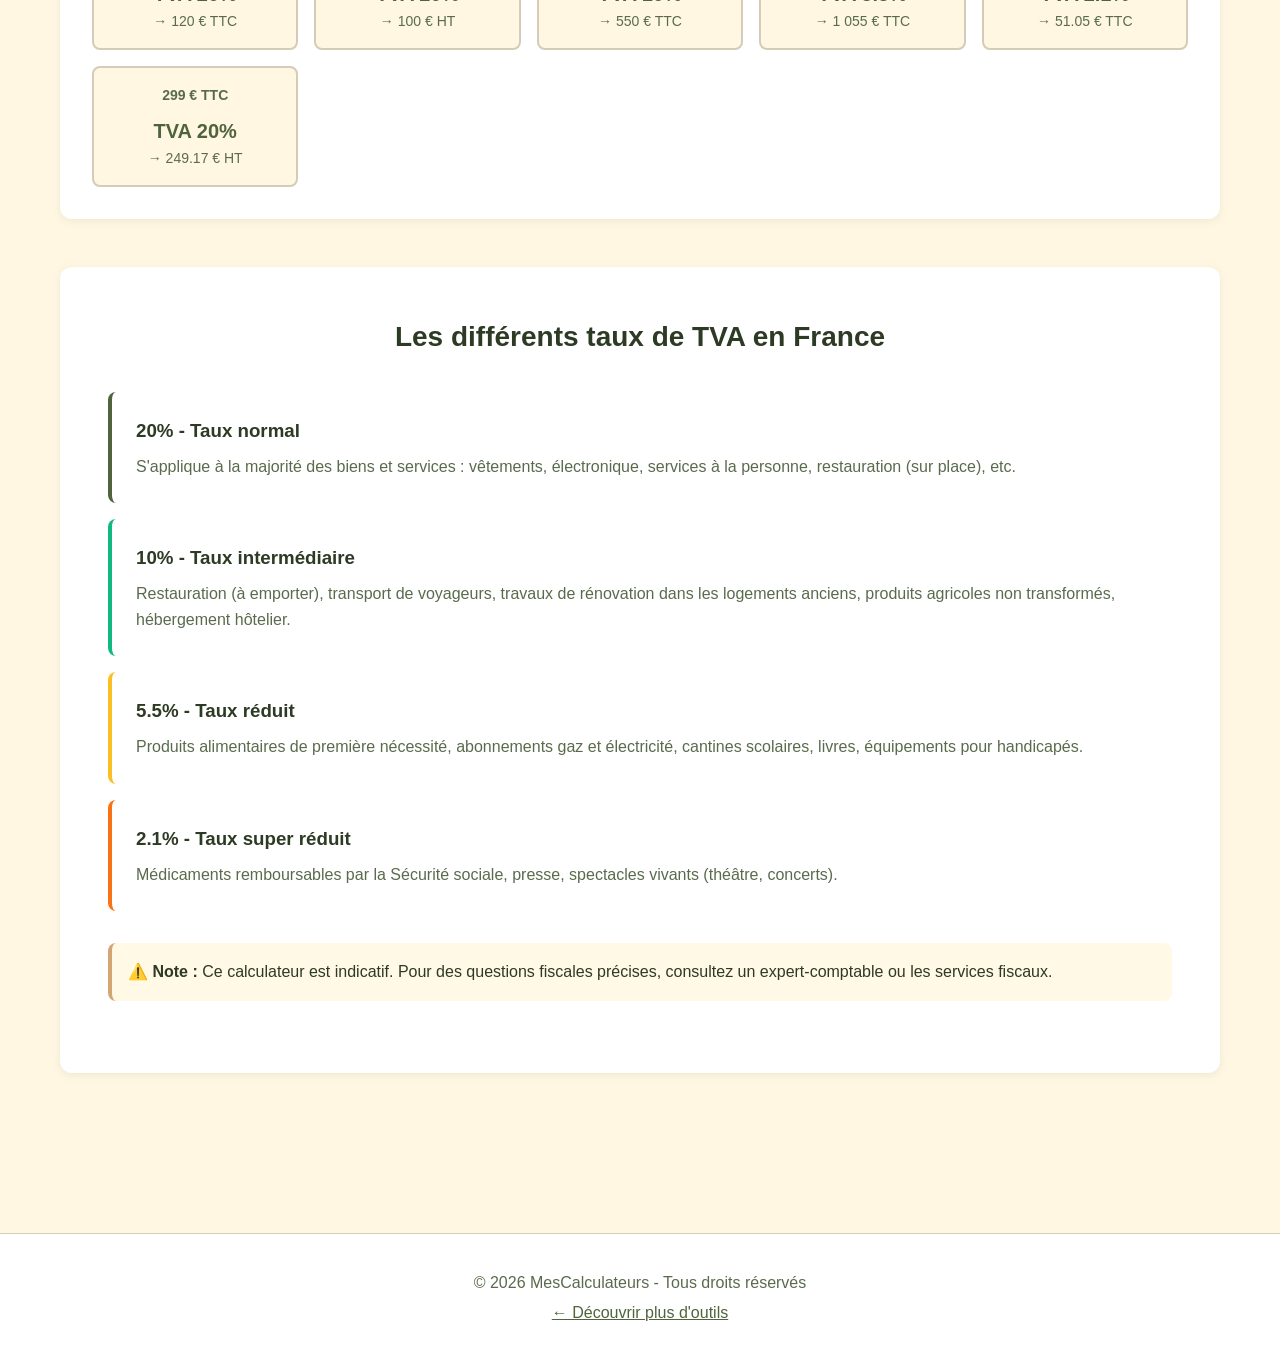
<file: tva.html>
<!DOCTYPE html>
<html lang="fr">
<head>
    <meta charset="UTF-8">
    <meta name="viewport" content="width=device-width, initial-scale=1.0">
    <title>Calculateur TVA</title>
    <link rel="stylesheet" href="styles.css">
</head>
<body>
    <nav class="navbar">
        <div class="container">
            <a href="index.html" class="logo">MesCalculateurs</a>
            <ul class="nav-links">
                <li><a href="index.html">Accueil</a></li>
                <li><a href="vitesse-allure.html">Vitesse/Allure</a></li>
                <li><a href="salaire.html">Salaire</a></li>
                <li><a href="dca.html">DCA</a></li>
                <li><a href="interets-composes.html">Intérêts</a></li>
                <li><a href="devises.html">Devises</a></li>
                <li><a href="imc.html">IMC</a></li>
            </ul>
        </div>
    </nav>

    <div class="container main-content">
        <header class="page-header">
            <h1>🧾 Calculateur TVA</h1>
            <p class="subtitle">Ajoutez ou retirez la TVA facilement (France)</p>
        </header>

        <div class="calculator-container">
            <div class="input-group">
                <label for="taux-tva">Taux de TVA</label>
                <select id="taux-tva">
                    <option value="20" selected>20% - Taux normal</option>
                    <option value="10">10% - Taux intermédiaire</option>
                    <option value="5.5">5.5% - Taux réduit</option>
                    <option value="2.1">2.1% - Taux super réduit</option>
                    <option value="custom">Taux personnalisé</option>
                </select>
            </div>

            <div class="input-group" id="custom-taux-group" style="display: none;">
                <label for="custom-taux">Taux personnalisé (%)</label>
                <input type="number" id="custom-taux" step="0.1" value="20" min="0" max="100">
            </div>

            <div class="input-group">
                <label for="type-calcul">Type de calcul</label>
                <select id="type-calcul">
                    <option value="ht-ttc">HT → TTC (Ajouter la TVA)</option>
                    <option value="ttc-ht">TTC → HT (Retirer la TVA)</option>
                </select>
            </div>

            <div class="input-group" id="ht-group">
                <label for="montant-ht">Montant HT (€)</label>
                <input type="number" id="montant-ht" step="0.01" value="100" min="0">
            </div>

            <div class="input-group" id="ttc-group" style="display: none;">
                <label for="montant-ttc">Montant TTC (€)</label>
                <input type="number" id="montant-ttc" step="0.01" value="120" min="0">
            </div>

            <div class="result-box">
                <h3>Résultat</h3>
                <div class="result-value" id="result-main">120.00 €</div>
                <p id="result-label" style="opacity: 0.9; margin-top: 0.5rem;">Montant TTC</p>
            </div>

            <div style="margin-top: 2rem;">
                <h3 style="margin-bottom: 1rem;">Détails du calcul</h3>
                <div class="results-grid">
                    <div class="result-item">
                        <h4>Montant HT</h4>
                        <div class="value" id="detail-ht">100.00 €</div>
                    </div>
                    <div class="result-item">
                        <h4>Montant de TVA</h4>
                        <div class="value" id="detail-tva">20.00 €</div>
                    </div>
                    <div class="result-item">
                        <h4>Montant TTC</h4>
                        <div class="value" id="detail-ttc">120.00 €</div>
                    </div>
                    <div class="result-item">
                        <h4>Taux appliqué</h4>
                        <div class="value" id="detail-taux">20%</div>
                    </div>
                </div>
            </div>

            <div class="info-box" style="margin-top: 2rem;">
                <p><strong>💡 Formules :</strong></p>
                <p style="margin-top: 0.5rem;">• TTC = HT × (1 + TVA / 100)</p>
                <p>• HT = TTC / (1 + TVA / 100)</p>
                <p>• Montant TVA = HT × (TVA / 100)</p>
            </div>
        </div>

        <div class="examples-section">
            <h3>Exemples de calculs</h3>
            <div class="examples-grid">
                <div class="example-btn" onclick="setExample(100, 20, 'ht-ttc')">
                    <h4>100 € HT</h4>
                    <div class="value">TVA 20%</div>
                    <p style="font-size: 0.875rem; color: var(--text-secondary);">→ 120 € TTC</p>
                </div>
                <div class="example-btn" onclick="setExample(120, 20, 'ttc-ht')">
                    <h4>120 € TTC</h4>
                    <div class="value">TVA 20%</div>
                    <p style="font-size: 0.875rem; color: var(--text-secondary);">→ 100 € HT</p>
                </div>
                <div class="example-btn" onclick="setExample(500, 10, 'ht-ttc')">
                    <h4>500 € HT</h4>
                    <div class="value">TVA 10%</div>
                    <p style="font-size: 0.875rem; color: var(--text-secondary);">→ 550 € TTC</p>
                </div>
                <div class="example-btn" onclick="setExample(1000, 5.5, 'ht-ttc')">
                    <h4>1 000 € HT</h4>
                    <div class="value">TVA 5.5%</div>
                    <p style="font-size: 0.875rem; color: var(--text-secondary);">→ 1 055 € TTC</p>
                </div>
                <div class="example-btn" onclick="setExample(50, 2.1, 'ht-ttc')">
                    <h4>50 € HT</h4>
                    <div class="value">TVA 2.1%</div>
                    <p style="font-size: 0.875rem; color: var(--text-secondary);">→ 51.05 € TTC</p>
                </div>
                <div class="example-btn" onclick="setExample(299, 20, 'ttc-ht')">
                    <h4>299 € TTC</h4>
                    <div class="value">TVA 20%</div>
                    <p style="font-size: 0.875rem; color: var(--text-secondary);">→ 249.17 € HT</p>
                </div>
            </div>
        </div>

        <div class="info-section">
            <h2>Les différents taux de TVA en France</h2>
            <div style="display: grid; gap: 1rem; margin-top: 1.5rem;">
                <div style="padding: 1.5rem; background: var(--card-bg); border-radius: 8px; border-left: 4px solid var(--primary-color);">
                    <h3 style="margin-bottom: 0.5rem;">20% - Taux normal</h3>
                    <p style="color: var(--text-secondary);">
                        S'applique à la majorité des biens et services : vêtements, électronique, services à la personne, 
                        restauration (sur place), etc.
                    </p>
                </div>
                <div style="padding: 1.5rem; background: var(--card-bg); border-radius: 8px; border-left: 4px solid #10b981;">
                    <h3 style="margin-bottom: 0.5rem;">10% - Taux intermédiaire</h3>
                    <p style="color: var(--text-secondary);">
                        Restauration (à emporter), transport de voyageurs, travaux de rénovation dans les logements anciens, 
                        produits agricoles non transformés, hébergement hôtelier.
                    </p>
                </div>
                <div style="padding: 1.5rem; background: var(--card-bg); border-radius: 8px; border-left: 4px solid #fbbf24;">
                    <h3 style="margin-bottom: 0.5rem;">5.5% - Taux réduit</h3>
                    <p style="color: var(--text-secondary);">
                        Produits alimentaires de première nécessité, abonnements gaz et électricité, cantines scolaires, 
                        livres, équipements pour handicapés.
                    </p>
                </div>
                <div style="padding: 1.5rem; background: var(--card-bg); border-radius: 8px; border-left: 4px solid #f97316;">
                    <h3 style="margin-bottom: 0.5rem;">2.1% - Taux super réduit</h3>
                    <p style="color: var(--text-secondary);">
                        Médicaments remboursables par la Sécurité sociale, presse, spectacles vivants (théâtre, concerts).
                    </p>
                </div>
            </div>

            <div class="warning-box" style="margin-top: 2rem;">
                <p><strong>⚠️ Note :</strong> Ce calculateur est indicatif. Pour des questions fiscales précises, 
                consultez un expert-comptable ou les services fiscaux.</p>
            </div>
        </div>
    </div>

    <footer class="footer">
        <div class="container">
            <p>&copy; 2026 MesCalculateurs - Tous droits réservés</p>
            <p><a href="index.html" style="color: var(--primary-color);">← Découvrir plus d'outils</a></p>
        </div>
    </footer>

    <script>
        function formatNumber(num) {
            return new Intl.NumberFormat('fr-FR', {
                minimumFractionDigits: 2,
                maximumFractionDigits: 2
            }).format(num);
        }

        function getTauxTVA() {
            const tauxSelect = document.getElementById('taux-tva').value;
            if (tauxSelect === 'custom') {
                return parseFloat(document.getElementById('custom-taux').value) || 20;
            }
            return parseFloat(tauxSelect);
        }

        function calculateTVA() {
            const typeCalcul = document.getElementById('type-calcul').value;
            const taux = getTauxTVA();
            let ht, ttc, tva;

            if (typeCalcul === 'ht-ttc') {
                ht = parseFloat(document.getElementById('montant-ht').value) || 0;
                tva = ht * (taux / 100);
                ttc = ht + tva;
                
                document.getElementById('result-main').textContent = formatNumber(ttc) + ' €';
                document.getElementById('result-label').textContent = 'Montant TTC';
            } else {
                ttc = parseFloat(document.getElementById('montant-ttc').value) || 0;
                ht = ttc / (1 + taux / 100);
                tva = ttc - ht;
                
                document.getElementById('result-main').textContent = formatNumber(ht) + ' €';
                document.getElementById('result-label').textContent = 'Montant HT';
            }

            // Mettre à jour les détails
            document.getElementById('detail-ht').textContent = formatNumber(ht) + ' €';
            document.getElementById('detail-tva').textContent = formatNumber(tva) + ' €';
            document.getElementById('detail-ttc').textContent = formatNumber(ttc) + ' €';
            document.getElementById('detail-taux').textContent = taux.toFixed(1) + '%';
        }

        function toggleCalculationType() {
            const type = document.getElementById('type-calcul').value;
            const htGroup = document.getElementById('ht-group');
            const ttcGroup = document.getElementById('ttc-group');

            if (type === 'ht-ttc') {
                htGroup.style.display = 'block';
                ttcGroup.style.display = 'none';
            } else {
                htGroup.style.display = 'none';
                ttcGroup.style.display = 'block';
            }
            calculateTVA();
        }

        function toggleCustomTaux() {
            const tauxSelect = document.getElementById('taux-tva').value;
            const customGroup = document.getElementById('custom-taux-group');
            
            if (tauxSelect === 'custom') {
                customGroup.style.display = 'block';
            } else {
                customGroup.style.display = 'none';
            }
            calculateTVA();
        }

        function setExample(montant, taux, type) {
            // Définir le taux
            if ([20, 10, 5.5, 2.1].includes(taux)) {
                document.getElementById('taux-tva').value = taux.toString();
                document.getElementById('custom-taux-group').style.display = 'none';
            } else {
                document.getElementById('taux-tva').value = 'custom';
                document.getElementById('custom-taux').value = taux;
                document.getElementById('custom-taux-group').style.display = 'block';
            }

            // Définir le type de calcul et le montant
            document.getElementById('type-calcul').value = type;
            
            if (type === 'ht-ttc') {
                document.getElementById('montant-ht').value = montant;
            } else {
                document.getElementById('montant-ttc').value = montant;
            }

            toggleCalculationType();
        }

        // Ajouter les écouteurs d'événements
        document.getElementById('taux-tva').addEventListener('change', toggleCustomTaux);
        document.getElementById('custom-taux').addEventListener('input', calculateTVA);
        document.getElementById('type-calcul').addEventListener('change', toggleCalculationType);
        document.getElementById('montant-ht').addEventListener('input', calculateTVA);
        document.getElementById('montant-ttc').addEventListener('input', calculateTVA);

        // Initialiser
        calculateTVA();
    </script>
</body>
</html>
</file>
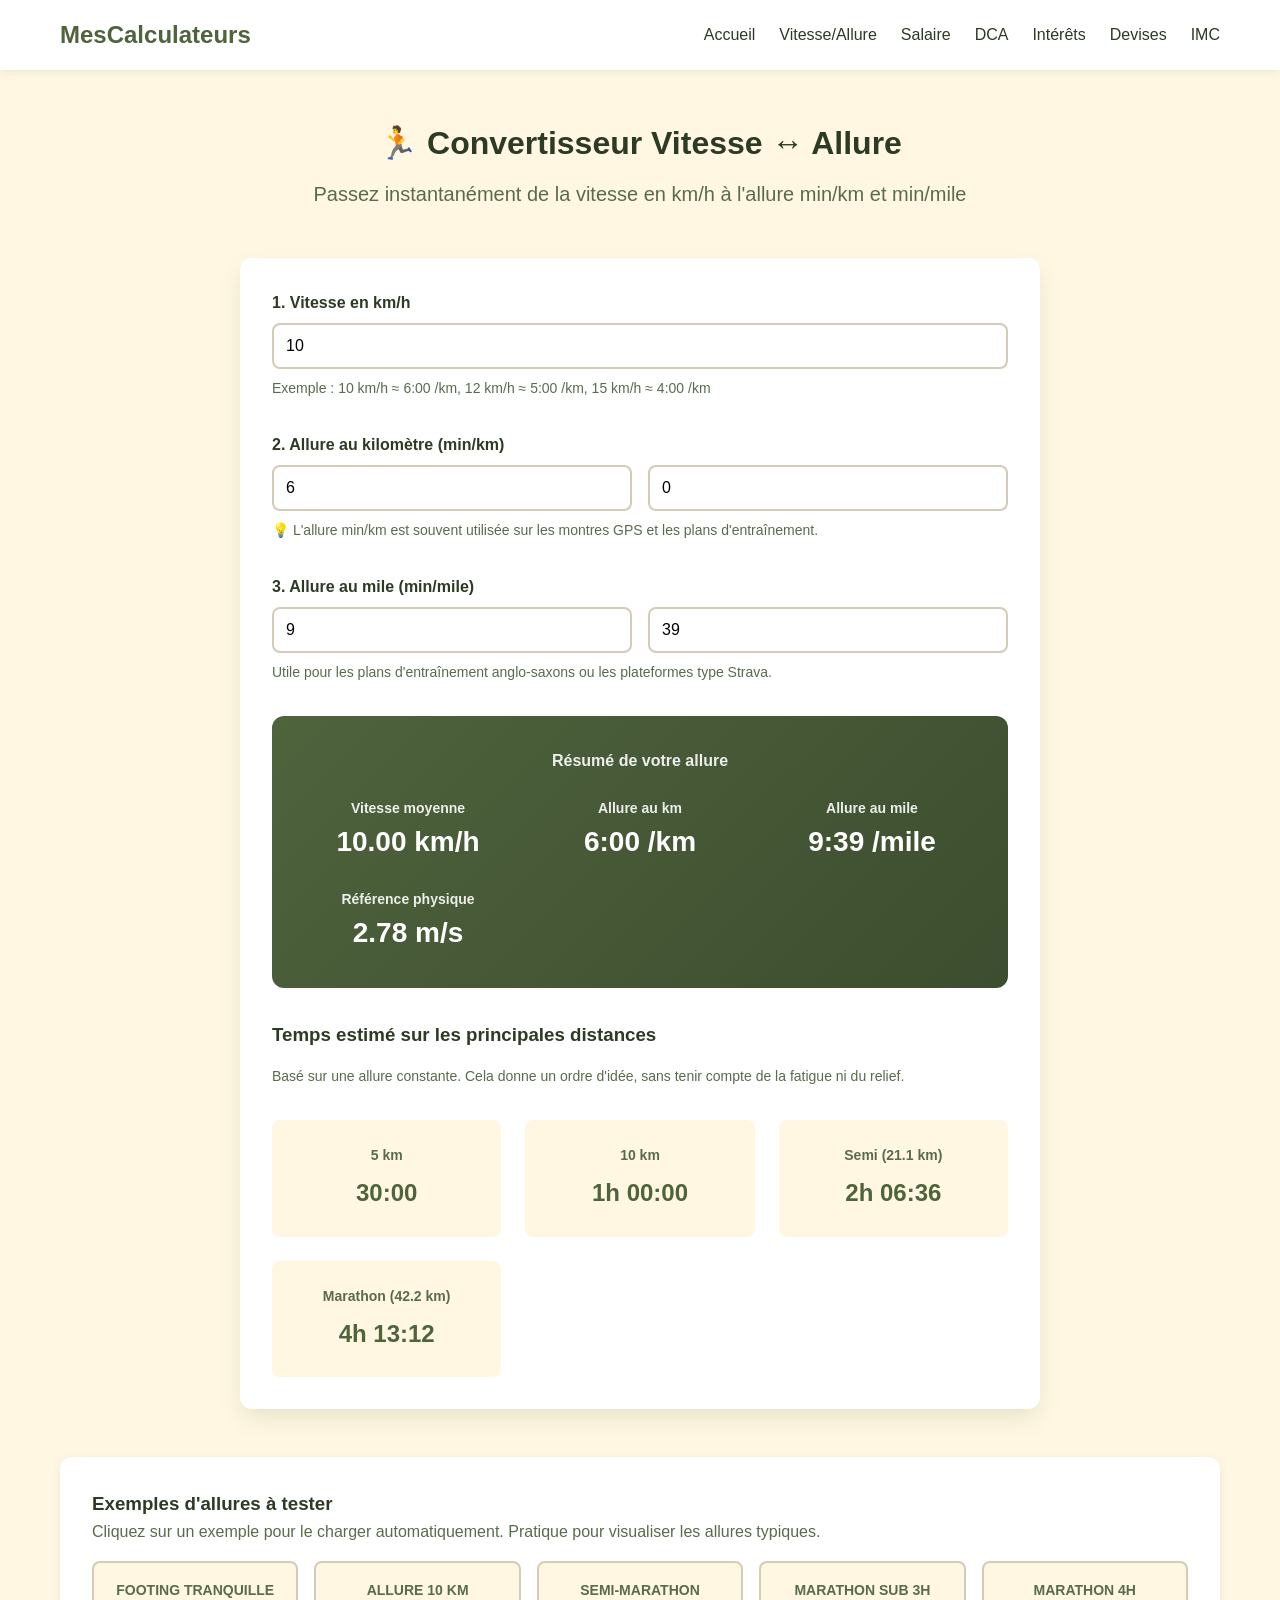
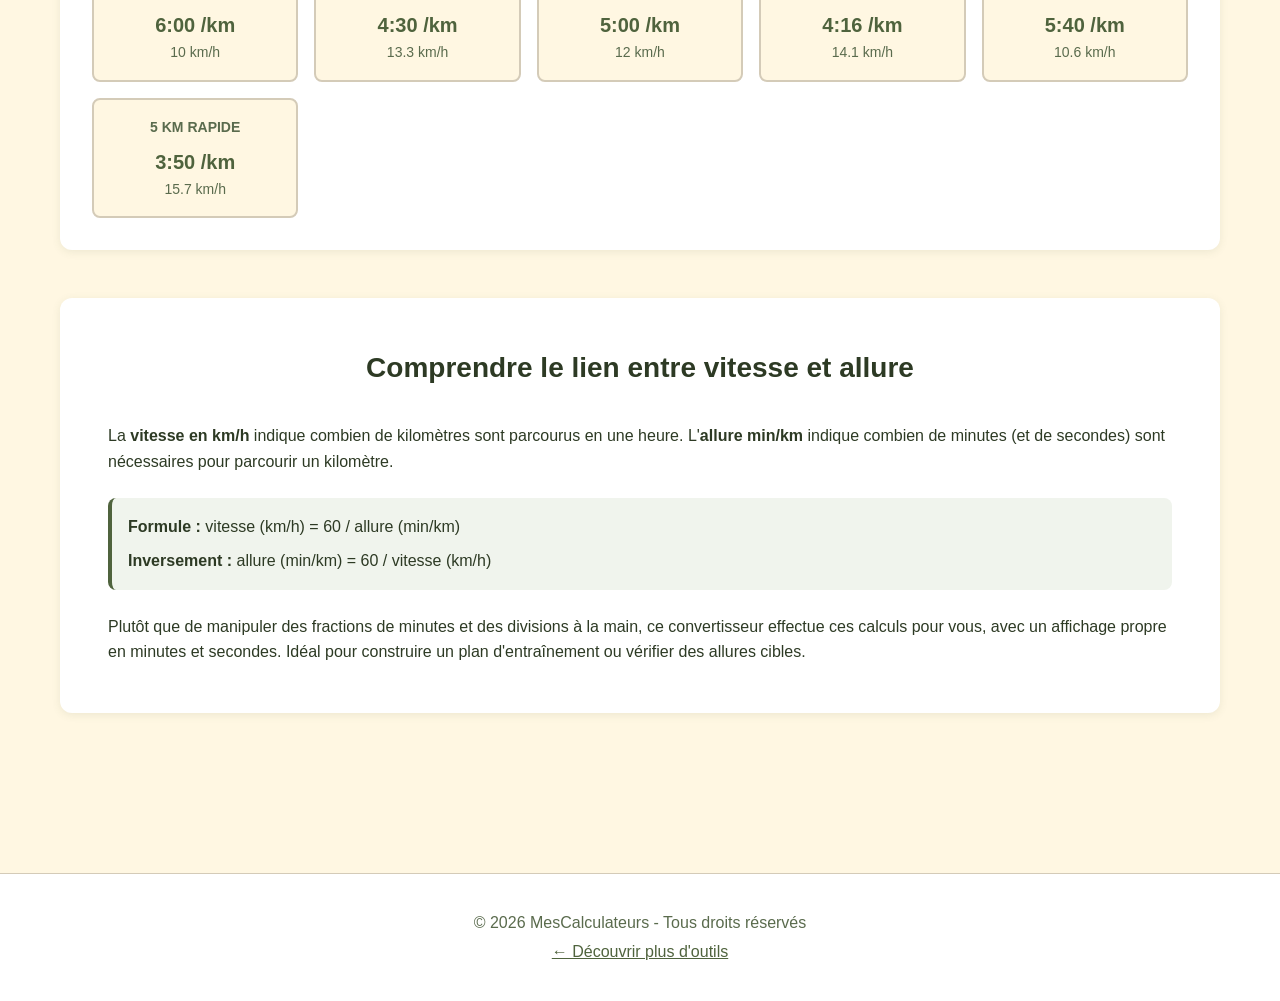
<file: vitesse-allure.html>
<!DOCTYPE html>
<html lang="fr">
<head>
    <meta charset="UTF-8">
    <meta name="viewport" content="width=device-width, initial-scale=1.0">
    <title>Convertisseur Vitesse ↔ Allure (course à pied)</title>
    <link rel="stylesheet" href="styles.css">
</head>
<body>
    <nav class="navbar">
        <div class="container">
            <a href="index.html" class="logo">MesCalculateurs</a>
            <ul class="nav-links">
                <li><a href="index.html">Accueil</a></li>
                <li><a href="vitesse-allure.html">Vitesse/Allure</a></li>
                <li><a href="salaire.html">Salaire</a></li>
                <li><a href="dca.html">DCA</a></li>
                <li><a href="interets-composes.html">Intérêts</a></li>
                <li><a href="devises.html">Devises</a></li>
                <li><a href="imc.html">IMC</a></li>
            </ul>
        </div>
    </nav>

    <div class="container main-content">
        <header class="page-header">
            <h1>🏃 Convertisseur Vitesse ↔ Allure</h1>
            <p class="subtitle">Passez instantanément de la vitesse en km/h à l'allure min/km et min/mile</p>
        </header>

        <div class="calculator-container">
            <div class="input-group">
                <label for="speed">1. Vitesse en km/h</label>
                <input type="number" id="speed" step="0.1" value="10" min="0">
                <p style="font-size: 0.875rem; color: var(--text-secondary); margin-top: 0.5rem;">
                    Exemple : 10 km/h ≈ 6:00 /km, 12 km/h ≈ 5:00 /km, 15 km/h ≈ 4:00 /km
                </p>
            </div>

            <div class="input-group">
                <label for="pace-km">2. Allure au kilomètre (min/km)</label>
                <div class="input-row">
                    <div>
                        <input type="number" id="pace-min" placeholder="Minutes" min="0" max="59" value="6">
                    </div>
                    <div>
                        <input type="number" id="pace-sec" placeholder="Secondes" min="0" max="59" value="0">
                    </div>
                </div>
                <p style="font-size: 0.875rem; color: var(--text-secondary); margin-top: 0.5rem;">
                    💡 L'allure min/km est souvent utilisée sur les montres GPS et les plans d'entraînement.
                </p>
            </div>

            <div class="input-group">
                <label for="pace-mile">3. Allure au mile (min/mile)</label>
                <div class="input-row">
                    <div>
                        <input type="number" id="pace-mile-min" placeholder="Minutes" min="0" max="59" value="9">
                    </div>
                    <div>
                        <input type="number" id="pace-mile-sec" placeholder="Secondes" min="0" max="59" value="39">
                    </div>
                </div>
                <p style="font-size: 0.875rem; color: var(--text-secondary); margin-top: 0.5rem;">
                    Utile pour les plans d'entraînement anglo-saxons ou les plateformes type Strava.
                </p>
            </div>

            <div class="result-box">
                <h3>Résumé de votre allure</h3>
                <div class="results-grid" style="margin-top: 1.5rem;">
                    <div>
                        <h4 style="opacity: 0.9; font-size: 0.875rem;">Vitesse moyenne</h4>
                        <div class="result-value" id="result-speed" style="font-size: 1.75rem;">10 km/h</div>
                    </div>
                    <div>
                        <h4 style="opacity: 0.9; font-size: 0.875rem;">Allure au km</h4>
                        <div class="result-value" id="result-pace-km" style="font-size: 1.75rem;">6:00 /km</div>
                    </div>
                    <div>
                        <h4 style="opacity: 0.9; font-size: 0.875rem;">Allure au mile</h4>
                        <div class="result-value" id="result-pace-mile" style="font-size: 1.75rem;">9:39 /mile</div>
                    </div>
                    <div>
                        <h4 style="opacity: 0.9; font-size: 0.875rem;">Référence physique</h4>
                        <div class="result-value" id="result-ms" style="font-size: 1.75rem;">2.78 m/s</div>
                    </div>
                </div>
            </div>

            <div style="margin-top: 2rem;">
                <h3 style="margin-bottom: 1rem;">Temps estimé sur les principales distances</h3>
                <p style="font-size: 0.875rem; color: var(--text-secondary); margin-bottom: 1rem;">
                    Basé sur une allure constante. Cela donne un ordre d'idée, sans tenir compte de la fatigue ni du relief.
                </p>
                <div class="results-grid">
                    <div class="result-item">
                        <h4>5 km</h4>
                        <div class="value" id="time-5k">30:00</div>
                    </div>
                    <div class="result-item">
                        <h4>10 km</h4>
                        <div class="value" id="time-10k">1h 00:00</div>
                    </div>
                    <div class="result-item">
                        <h4>Semi (21.1 km)</h4>
                        <div class="value" id="time-semi">2h 06:35</div>
                    </div>
                    <div class="result-item">
                        <h4>Marathon (42.2 km)</h4>
                        <div class="value" id="time-marathon">4h 13:10</div>
                    </div>
                </div>
            </div>
        </div>

        <div class="examples-section">
            <h3>Exemples d'allures à tester</h3>
            <p style="color: var(--text-secondary); margin-bottom: 1rem;">
                Cliquez sur un exemple pour le charger automatiquement. Pratique pour visualiser les allures typiques.
            </p>
            <div class="examples-grid">
                <div class="example-btn" onclick="setExample(10, 6, 0)">
                    <h4>FOOTING TRANQUILLE</h4>
                    <div class="value">6:00 /km</div>
                    <p style="font-size: 0.875rem; color: var(--text-secondary);">10 km/h</p>
                </div>
                <div class="example-btn" onclick="setExample(13.33, 4, 30)">
                    <h4>ALLURE 10 KM</h4>
                    <div class="value">4:30 /km</div>
                    <p style="font-size: 0.875rem; color: var(--text-secondary);">13.3 km/h</p>
                </div>
                <div class="example-btn" onclick="setExample(12, 5, 0)">
                    <h4>SEMI-MARATHON</h4>
                    <div class="value">5:00 /km</div>
                    <p style="font-size: 0.875rem; color: var(--text-secondary);">12 km/h</p>
                </div>
                <div class="example-btn" onclick="setExample(14.06, 4, 16)">
                    <h4>MARATHON SUB 3H</h4>
                    <div class="value">4:16 /km</div>
                    <p style="font-size: 0.875rem; color: var(--text-secondary);">14.1 km/h</p>
                </div>
                <div class="example-btn" onclick="setExample(10.59, 5, 40)">
                    <h4>MARATHON 4H</h4>
                    <div class="value">5:40 /km</div>
                    <p style="font-size: 0.875rem; color: var(--text-secondary);">10.6 km/h</p>
                </div>
                <div class="example-btn" onclick="setExample(15.65, 3, 50)">
                    <h4>5 KM RAPIDE</h4>
                    <div class="value">3:50 /km</div>
                    <p style="font-size: 0.875rem; color: var(--text-secondary);">15.7 km/h</p>
                </div>
            </div>
        </div>

        <div class="info-section">
            <h2>Comprendre le lien entre vitesse et allure</h2>
            <p style="margin-bottom: 1rem;">
                La <strong>vitesse en km/h</strong> indique combien de kilomètres sont parcourus en une heure.
                L'<strong>allure min/km</strong> indique combien de minutes (et de secondes) sont nécessaires pour parcourir un kilomètre.
            </p>
            <div class="info-box">
                <p><strong>Formule :</strong> vitesse (km/h) = 60 / allure (min/km)</p>
                <p style="margin-top: 0.5rem;"><strong>Inversement :</strong> allure (min/km) = 60 / vitesse (km/h)</p>
            </div>
            <p>
                Plutôt que de manipuler des fractions de minutes et des divisions à la main, ce convertisseur 
                effectue ces calculs pour vous, avec un affichage propre en minutes et secondes. Idéal pour 
                construire un plan d'entraînement ou vérifier des allures cibles.
            </p>
        </div>
    </div>

    <footer class="footer">
        <div class="container">
            <p>&copy; 2026 MesCalculateurs - Tous droits réservés</p>
            <p><a href="index.html" style="color: var(--primary-color);">← Découvrir plus d'outils</a></p>
        </div>
    </footer>

    <script>
        // Récupérer les éléments
        const speedInput = document.getElementById('speed');
        const paceMinInput = document.getElementById('pace-min');
        const paceSecInput = document.getElementById('pace-sec');
        const paceMileMinInput = document.getElementById('pace-mile-min');
        const paceMileSecInput = document.getElementById('pace-mile-sec');

        // Fonction pour formater le temps
        function formatTime(minutes) {
            const hrs = Math.floor(minutes / 60);
            const mins = Math.floor(minutes % 60);
            const secs = Math.round((minutes % 1) * 60);
            
            if (hrs > 0) {
                return `${hrs}h ${mins.toString().padStart(2, '0')}:${secs.toString().padStart(2, '0')}`;
            } else {
                return `${mins}:${secs.toString().padStart(2, '0')}`;
            }
        }

        // Fonction pour calculer depuis la vitesse
        function updateFromSpeed() {
            const speed = parseFloat(speedInput.value);
            if (speed <= 0 || isNaN(speed)) return;

            // Calculer l'allure en min/km
            const paceMinTotal = 60 / speed;
            const paceMin = Math.floor(paceMinTotal);
            const paceSec = Math.round((paceMinTotal - paceMin) * 60);

            paceMinInput.value = paceMin;
            paceSecInput.value = paceSec;

            // Calculer l'allure en min/mile (1 mile = 1.60934 km)
            const paceMileTotal = paceMinTotal * 1.60934;
            const paceMileMin = Math.floor(paceMileTotal);
            const paceMileSec = Math.round((paceMileTotal - paceMileMin) * 60);

            paceMileMinInput.value = paceMileMin;
            paceMileSecInput.value = paceMileSec;

            updateResults();
        }

        // Fonction pour calculer depuis l'allure km
        function updateFromPaceKm() {
            const paceMin = parseInt(paceMinInput.value) || 0;
            const paceSec = parseInt(paceSecInput.value) || 0;
            const paceTotal = paceMin + paceSec / 60;

            if (paceTotal <= 0) return;

            // Calculer la vitesse
            const speed = 60 / paceTotal;
            speedInput.value = speed.toFixed(2);

            // Calculer l'allure mile
            const paceMileTotal = paceTotal * 1.60934;
            const paceMileMin = Math.floor(paceMileTotal);
            const paceMileSec = Math.round((paceMileTotal - paceMileMin) * 60);

            paceMileMinInput.value = paceMileMin;
            paceMileSecInput.value = paceMileSec;

            updateResults();
        }

        // Fonction pour calculer depuis l'allure mile
        function updateFromPaceMile() {
            const paceMileMin = parseInt(paceMileMinInput.value) || 0;
            const paceMileSec = parseInt(paceMileSecInput.value) || 0;
            const paceMileTotal = paceMileMin + paceMileSec / 60;

            if (paceMileTotal <= 0) return;

            // Calculer l'allure km
            const paceKmTotal = paceMileTotal / 1.60934;
            const paceMin = Math.floor(paceKmTotal);
            const paceSec = Math.round((paceKmTotal - paceMin) * 60);

            paceMinInput.value = paceMin;
            paceSecInput.value = paceSec;

            // Calculer la vitesse
            const speed = 60 / paceKmTotal;
            speedInput.value = speed.toFixed(2);

            updateResults();
        }

        // Fonction pour mettre à jour les résultats
        function updateResults() {
            const speed = parseFloat(speedInput.value);
            const paceMin = parseInt(paceMinInput.value) || 0;
            const paceSec = parseInt(paceSecInput.value) || 0;
            const paceMileMin = parseInt(paceMileMinInput.value) || 0;
            const paceMileSec = parseInt(paceMileSecInput.value) || 0;

            // Mettre à jour les résultats affichés
            document.getElementById('result-speed').textContent = speed.toFixed(2) + ' km/h';
            document.getElementById('result-pace-km').textContent = `${paceMin}:${paceSec.toString().padStart(2, '0')} /km`;
            document.getElementById('result-pace-mile').textContent = `${paceMileMin}:${paceMileSec.toString().padStart(2, '0')} /mile`;
            document.getElementById('result-ms').textContent = (speed / 3.6).toFixed(2) + ' m/s';

            // Calculer les temps estimés
            const paceTotal = paceMin + paceSec / 60;
            document.getElementById('time-5k').textContent = formatTime(5 * paceTotal);
            document.getElementById('time-10k').textContent = formatTime(10 * paceTotal);
            document.getElementById('time-semi').textContent = formatTime(21.1 * paceTotal);
            document.getElementById('time-marathon').textContent = formatTime(42.2 * paceTotal);
        }

        // Fonction pour charger un exemple
        function setExample(speed, paceMin, paceSec) {
            speedInput.value = speed.toFixed(2);
            paceMinInput.value = paceMin;
            paceSecInput.value = paceSec;
            updateFromPaceKm();
        }

        // Ajouter les écouteurs d'événements
        speedInput.addEventListener('input', updateFromSpeed);
        paceMinInput.addEventListener('input', updateFromPaceKm);
        paceSecInput.addEventListener('input', updateFromPaceKm);
        paceMileMinInput.addEventListener('input', updateFromPaceMile);
        paceMileSecInput.addEventListener('input', updateFromPaceMile);

        // Initialiser
        updateFromSpeed();
    </script>
</body>
</html>
</file>
<file: styles.css>
/* Reset & Base Styles */
* {
    margin: 0;
    padding: 0;
    box-sizing: border-box;
}

:root {
    --primary-color: #4F633D;
    --primary-dark: #3d4d2f;
    --secondary-color: #8BA194;
    --bg-color: #FFF7E2;
    --card-bg: #ffffff;
    --text-primary: #2d3a24;
    --text-secondary: #5a6b4d;
    --border-color: #d4cbb8;
    --shadow: 0 2px 8px 0 rgba(79, 99, 61, 0.1);
    --shadow-lg: 0 10px 25px -3px rgba(79, 99, 61, 0.15);
}

body {
    font-family: -apple-system, BlinkMacSystemFont, 'Segoe UI', Roboto, 'Helvetica Neue', Arial, sans-serif;
    background-color: var(--bg-color);
    color: var(--text-primary);
    line-height: 1.6;
}

.container {
    max-width: 1200px;
    margin: 0 auto;
    padding: 0 20px;
    width: 100%;
}

/* Navigation */
.navbar {
    background-color: var(--card-bg);
    box-shadow: var(--shadow);
    position: sticky;
    top: 0;
    z-index: 100;
}

.navbar .container {
    display: flex;
    justify-content: space-between;
    align-items: center;
    padding: 1rem 20px;
    flex-wrap: wrap;
}

.logo {
    font-size: 1.5rem;
    font-weight: bold;
    color: var(--primary-color);
    text-decoration: none;
    white-space: nowrap;
}

.nav-links {
    display: flex;
    list-style: none;
    gap: 1.5rem;
    flex-wrap: wrap;
}

.nav-links a {
    color: var(--text-primary);
    text-decoration: none;
    font-weight: 500;
    transition: color 0.3s;
    white-space: nowrap;
    padding: 0.5rem 0;
}

.nav-links a:hover {
    color: var(--primary-color);
}

/* Main Content */
.main-content {
    padding: 3rem 20px;
    min-height: calc(100vh - 200px);
}

/* Hero Section */
.hero {
    text-align: center;
    margin-bottom: 4rem;
}

.hero h1 {
    font-size: clamp(1.75rem, 5vw, 2.5rem);
    margin-bottom: 1rem;
    color: var(--text-primary);
}

.subtitle {
    font-size: clamp(1rem, 3vw, 1.25rem);
    color: var(--text-secondary);
}

/* Tools Grid */
.tools-grid {
    display: grid;
    grid-template-columns: repeat(auto-fill, minmax(min(300px, 100%), 1fr));
    gap: 1.5rem;
    margin-bottom: 4rem;
}

.tool-card {
    background: var(--card-bg);
    border-radius: 12px;
    padding: 2rem;
    box-shadow: var(--shadow);
    text-decoration: none;
    color: var(--text-primary);
    transition: transform 0.3s, box-shadow 0.3s;
    position: relative;
}

.tool-card:hover {
    transform: translateY(-5px);
    box-shadow: var(--shadow-lg);
}

.tool-icon {
    font-size: 3rem;
    margin-bottom: 1rem;
}

.tool-card h2 {
    font-size: clamp(1.1rem, 3vw, 1.25rem);
    margin-bottom: 0.75rem;
    color: var(--text-primary);
}

.tool-card p {
    color: var(--text-secondary);
    margin-bottom: 1rem;
    font-size: clamp(0.875rem, 2vw, 1rem);
}

.category {
    display: inline-block;
    background-color: var(--primary-color);
    color: white;
    padding: 0.25rem 0.75rem;
    border-radius: 20px;
    font-size: 0.875rem;
    font-weight: 500;
}

/* Calculator Page Styles */
.page-header {
    text-align: center;
    margin-bottom: 3rem;
}

.page-header h1 {
    font-size: clamp(1.5rem, 5vw, 2rem);
    margin-bottom: 0.5rem;
}

.calculator-container {
    background: var(--card-bg);
    border-radius: 12px;
    padding: clamp(1rem, 3vw, 2rem);
    box-shadow: var(--shadow-lg);
    max-width: 800px;
    margin: 0 auto 3rem;
    width: 100%;
}

.input-group {
    margin-bottom: 2rem;
}

.input-group label {
    display: block;
    font-weight: 600;
    margin-bottom: 0.5rem;
    color: var(--text-primary);
    font-size: clamp(0.875rem, 2vw, 1rem);
}

.input-group input,
.input-group select {
    width: 100%;
    padding: 0.75rem;
    border: 2px solid var(--border-color);
    border-radius: 8px;
    font-size: clamp(0.875rem, 2vw, 1rem);
    transition: border-color 0.3s;
    background-color: var(--card-bg);
}

.input-group input:focus,
.input-group select:focus {
    outline: none;
    border-color: var(--primary-color);
}

.input-row {
    display: grid;
    grid-template-columns: repeat(auto-fit, minmax(min(200px, 100%), 1fr));
    gap: 1rem;
}

.result-box {
    background: linear-gradient(135deg, var(--primary-color), var(--primary-dark));
    color: white;
    padding: clamp(1.5rem, 3vw, 2rem);
    border-radius: 12px;
    text-align: center;
    margin-top: 2rem;
}

.result-box h3 {
    font-size: clamp(0.875rem, 2vw, 1rem);
    opacity: 0.9;
    margin-bottom: 0.5rem;
}

.result-value {
    font-size: clamp(1.75rem, 5vw, 2.5rem);
    font-weight: bold;
}

.results-grid {
    display: grid;
    grid-template-columns: repeat(auto-fit, minmax(min(180px, 100%), 1fr));
    gap: 1.5rem;
    margin-top: 2rem;
}

.result-item {
    background: var(--bg-color);
    padding: 1.5rem;
    border-radius: 8px;
    text-align: center;
}

.result-item h4 {
    font-size: clamp(0.75rem, 2vw, 0.875rem);
    color: var(--text-secondary);
    margin-bottom: 0.5rem;
}

.result-item .value {
    font-size: clamp(1.25rem, 3vw, 1.5rem);
    font-weight: bold;
    color: var(--primary-color);
}

/* Info Section */
.info-section {
    background: var(--card-bg);
    border-radius: 12px;
    padding: clamp(1.5rem, 4vw, 3rem);
    box-shadow: var(--shadow);
    margin-bottom: 3rem;
}

.info-section h2 {
    text-align: center;
    margin-bottom: 2rem;
    font-size: clamp(1.25rem, 4vw, 1.75rem);
}

.features {
    display: grid;
    grid-template-columns: repeat(auto-fit, minmax(min(250px, 100%), 1fr));
    gap: 2rem;
}

.feature {
    text-align: center;
}

.feature-icon {
    font-size: clamp(2.5rem, 5vw, 3rem);
    margin-bottom: 1rem;
}

.feature h3 {
    margin-bottom: 0.5rem;
    font-size: clamp(1rem, 2.5vw, 1.125rem);
}

.feature p {
    color: var(--text-secondary);
    font-size: clamp(0.875rem, 2vw, 1rem);
}

/* Examples Section */
.examples-section {
    background: var(--card-bg);
    border-radius: 12px;
    padding: clamp(1.5rem, 3vw, 2rem);
    box-shadow: var(--shadow);
    margin-bottom: 3rem;
}

.examples-grid {
    display: grid;
    grid-template-columns: repeat(auto-fill, minmax(min(180px, 100%), 1fr));
    gap: 1rem;
    margin-top: 1rem;
}

.example-btn {
    background: var(--bg-color);
    border: 2px solid var(--border-color);
    border-radius: 8px;
    padding: 1rem;
    cursor: pointer;
    transition: all 0.3s;
    text-align: center;
}

.example-btn:hover {
    border-color: var(--primary-color);
    background: white;
    transform: translateY(-2px);
}

.example-btn h4 {
    font-size: clamp(0.75rem, 2vw, 0.875rem);
    color: var(--text-secondary);
    margin-bottom: 0.5rem;
}

.example-btn .value {
    font-size: clamp(1rem, 2.5vw, 1.25rem);
    font-weight: bold;
    color: var(--primary-color);
}

/* Button Styles */
.btn {
    display: inline-block;
    padding: 0.75rem 1.5rem;
    background: var(--primary-color);
    color: white;
    border: none;
    border-radius: 8px;
    font-size: 1rem;
    font-weight: 600;
    cursor: pointer;
    transition: background 0.3s;
    text-decoration: none;
}

.btn:hover {
    background: var(--primary-dark);
}

/* Alert/Info Box */
.info-box {
    background: #f0f4ed;
    border-left: 4px solid var(--primary-color);
    padding: 1rem;
    border-radius: 8px;
    margin: 1.5rem 0;
}

.info-box p {
    margin: 0;
    color: var(--text-primary);
    font-size: clamp(0.875rem, 2vw, 1rem);
}

.warning-box {
    background: #fff9e6;
    border-left: 4px solid #d4a574;
    padding: 1rem;
    border-radius: 8px;
    margin: 1.5rem 0;
}

.warning-box p {
    margin: 0;
    color: var(--text-primary);
    font-size: clamp(0.875rem, 2vw, 1rem);
}

/* Footer */
.footer {
    background: var(--card-bg);
    border-top: 1px solid var(--border-color);
    padding: 2rem 0;
    text-align: center;
    margin-top: 4rem;
}

.footer p {
    color: var(--text-secondary);
    margin: 0.25rem 0;
}

/* Responsive */
@media (max-width: 768px) {
    .navbar .container {
        flex-direction: column;
        gap: 1rem;
        padding: 1rem;
    }

    .nav-links {
        width: 100%;
        justify-content: center;
        gap: 0.75rem;
        font-size: 0.875rem;
    }
    
    .hero {
        margin-bottom: 2rem;
    }
    
    .hero h1 {
        font-size: 1.75rem;
    }
    
    .tools-grid {
        grid-template-columns: 1fr;
        gap: 1rem;
    }
    
    .input-row {
        grid-template-columns: 1fr;
    }

    .calculator-container {
        padding: 1rem;
    }

    .results-grid {
        grid-template-columns: 1fr 1fr;
        gap: 1rem;
    }

    .examples-grid {
        grid-template-columns: repeat(auto-fill, minmax(150px, 1fr));
    }

    .features {
        grid-template-columns: 1fr;
        gap: 1.5rem;
    }

    .main-content {
        padding: 2rem 15px;
    }
}

@media (max-width: 480px) {
    .logo {
        font-size: 1.25rem;
    }

    .nav-links {
        gap: 0.5rem;
        font-size: 0.75rem;
    }

    .nav-links a {
        padding: 0.25rem 0;
    }

    .tool-card {
        padding: 1.5rem;
    }

    .result-box {
        padding: 1.5rem;
    }

    .results-grid {
        grid-template-columns: 1fr;
    }

    .examples-grid {
        grid-template-columns: 1fr;
    }

    .info-section {
        padding: 1.5rem;
    }

    canvas {
        max-height: 300px !important;
    }
    
    #dcaChart, #interestChart {
        height: 300px !important;
    }
}
</file>
